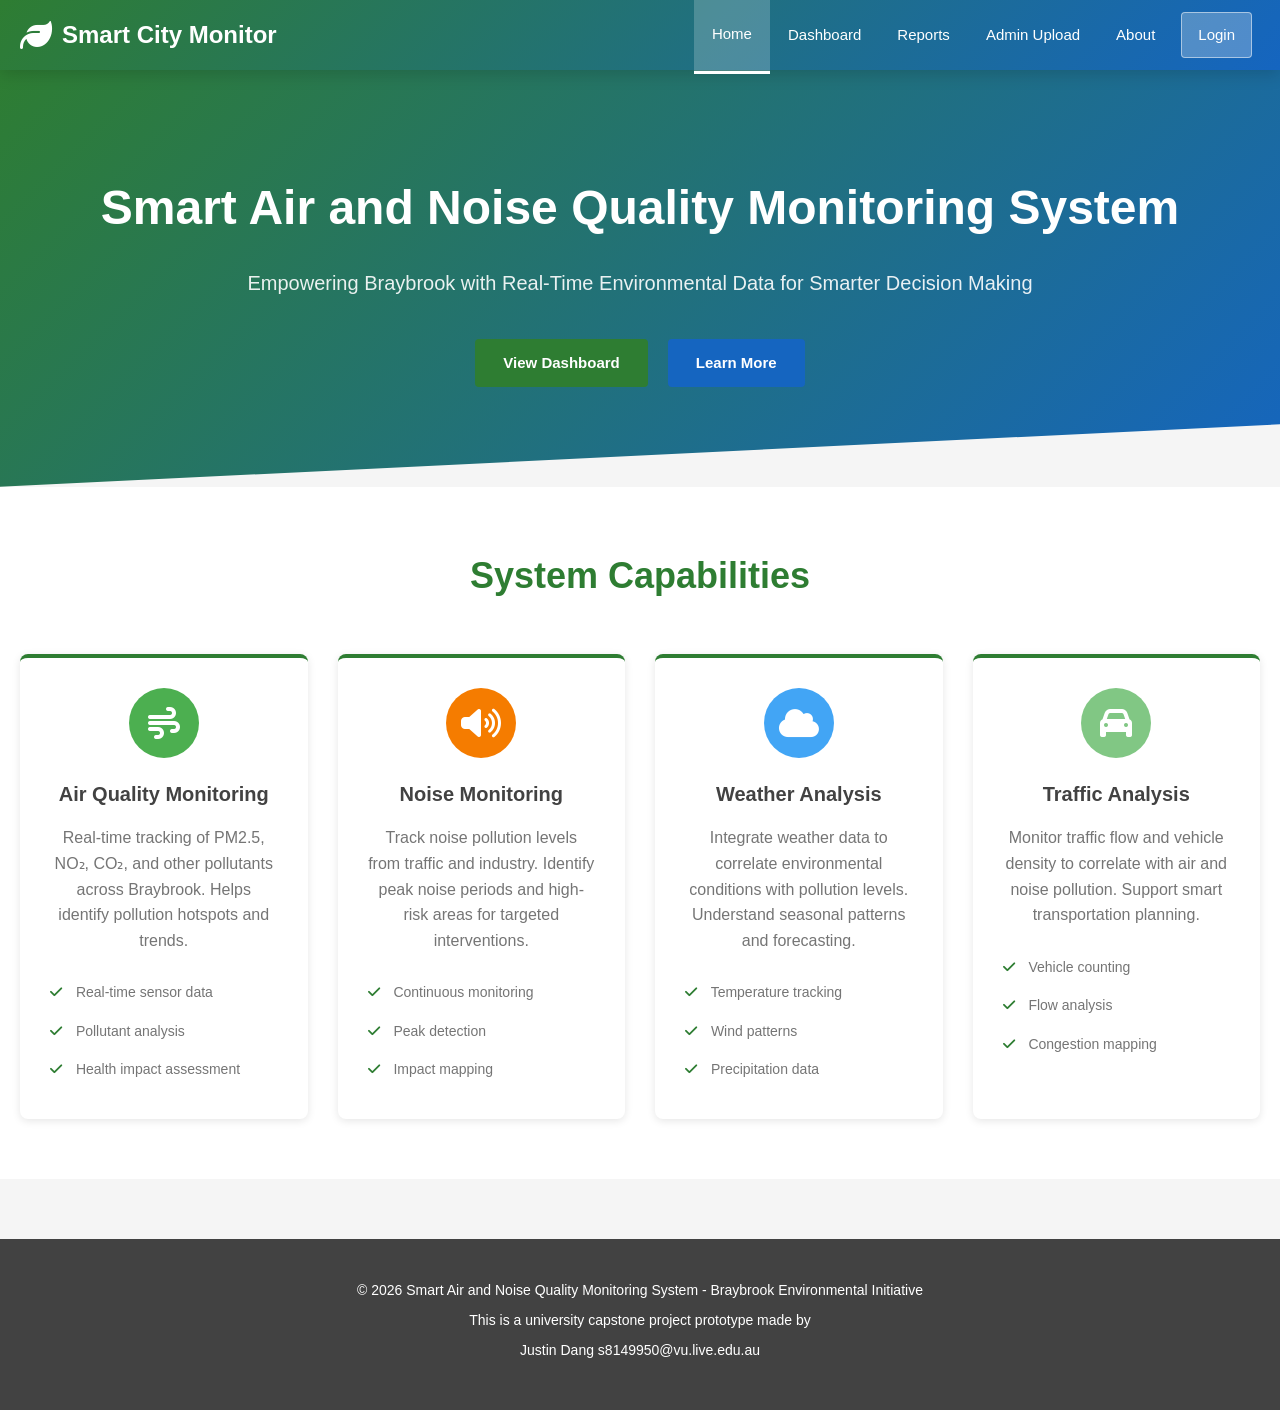
<file: index.html>
<!DOCTYPE html>
<html lang="en">
<head>
    <meta charset="UTF-8">
    <meta name="viewport" content="width=device-width, initial-scale=1.0">
    <title>Smart Air and Noise Quality Monitoring System - Braybrook</title>
    <link rel="stylesheet" href="css/style.css">
    <link rel="stylesheet" href="https://cdnjs.cloudflare.com/ajax/libs/font-awesome/6.4.0/css/all.min.css">
</head>
<body>
    <!-- Navigation Bar -->
    <nav class="navbar">
        <div class="nav-container">
            <div class="nav-logo">
                <i class="fas fa-leaf"></i>
                <span>Smart City Monitor</span>
            </div>
            <ul class="nav-menu">
                <li><a href="index.html" class="nav-link active">Home</a></li>
                <li><a href="dashboard.html" class="nav-link">Dashboard</a></li>
                <li><a href="reports.html" class="nav-link">Reports</a></li>
                <li><a href="admin.html" class="nav-link">Admin Upload</a></li>
                <li><a href="about.html" class="nav-link">About</a></li>
                <li id="loginBtn"><a href="#" class="nav-link btn-login">Login</a></li>
                <li id="logoutBtn" style="display:none;"><a href="#" class="nav-link btn-login">Logout</a></li>
            </ul>
            <div class="hamburger">
                <span></span>
                <span></span>
                <span></span>
            </div>
        </div>
    </nav>

    <!-- Login Modal -->
    <div id="loginModal" class="modal">
        <div class="modal-content">
            <span class="close">&times;</span>
            <div class="login-form-container">
                <h2>Admin Login</h2>
                <form id="loginForm">
                    <div class="form-group">
                        <label for="email">Email:</label>
                        <input type="email" id="email" name="email" required>
                    </div>
                    <div class="form-group">
                        <label for="password">Password:</label>
                        <input type="password" id="password" name="password" required>
                    </div>
                    <div id="loginError" class="error-message" style="display:none;"></div>
                    <button type="submit" class="btn-primary">Login</button>
                </form>
            </div>
        </div>
    </div>

    <!-- Hero Section -->
    <section class="hero">
        <div class="hero-content">
            <h1>Smart Air and Noise Quality Monitoring System</h1>
            <p>Empowering Braybrook with Real-Time Environmental Data for Smarter Decision Making</p>
            <div class="hero-buttons">
                <a href="dashboard.html" class="btn btn-primary">View Dashboard</a>
                <a href="#about-section" class="btn btn-secondary">Learn More</a>
            </div>
        </div>
    </section>

    <!-- Overview Cards Section -->
    <section class="overview-section" id="about-section">
        <div class="container">
            <h2>System Capabilities</h2>
            <div class="cards-grid">
                <!-- Air Quality Card -->
                <div class="overview-card">
                    <div class="card-icon air-quality">
                        <i class="fas fa-wind"></i>
                    </div>
                    <h3>Air Quality Monitoring</h3>
                    <p>Real-time tracking of PM2.5, NO₂, CO₂, and other pollutants across Braybrook. Helps identify pollution hotspots and trends.</p>
                    <ul class="card-features">
                        <li><i class="fas fa-check"></i> Real-time sensor data</li>
                        <li><i class="fas fa-check"></i> Pollutant analysis</li>
                        <li><i class="fas fa-check"></i> Health impact assessment</li>
                    </ul>
                </div>

                <!-- Noise Monitoring Card -->
                <div class="overview-card">
                    <div class="card-icon noise">
                        <i class="fas fa-volume-high"></i>
                    </div>
                    <h3>Noise Monitoring</h3>
                    <p>Track noise pollution levels from traffic and industry. Identify peak noise periods and high-risk areas for targeted interventions.</p>
                    <ul class="card-features">
                        <li><i class="fas fa-check"></i> Continuous monitoring</li>
                        <li><i class="fas fa-check"></i> Peak detection</li>
                        <li><i class="fas fa-check"></i> Impact mapping</li>
                    </ul>
                </div>

                <!-- Weather Analysis Card -->
                <div class="overview-card">
                    <div class="card-icon weather">
                        <i class="fas fa-cloud"></i>
                    </div>
                    <h3>Weather Analysis</h3>
                    <p>Integrate weather data to correlate environmental conditions with pollution levels. Understand seasonal patterns and forecasting.</p>
                    <ul class="card-features">
                        <li><i class="fas fa-check"></i> Temperature tracking</li>
                        <li><i class="fas fa-check"></i> Wind patterns</li>
                        <li><i class="fas fa-check"></i> Precipitation data</li>
                    </ul>
                </div>

                <!-- Traffic Analysis Card -->
                <div class="overview-card">
                    <div class="card-icon traffic">
                        <i class="fas fa-car"></i>
                    </div>
                    <h3>Traffic Analysis</h3>
                    <p>Monitor traffic flow and vehicle density to correlate with air and noise pollution. Support smart transportation planning.</p>
                    <ul class="card-features">
                        <li><i class="fas fa-check"></i> Vehicle counting</li>
                        <li><i class="fas fa-check"></i> Flow analysis</li>
                        <li><i class="fas fa-check"></i> Congestion mapping</li>
                    </ul>
                </div>
            </div>
        </div>
    </section>

    <!-- Footer -->
    <footer class="footer">
        <div class="container">
            <p>&copy; 2026 Smart Air and Noise Quality Monitoring System - Braybrook Environmental Initiative</p>
            <p>This is a university capstone project prototype made by</p>
            <p>Justin Dang s8149950@vu.live.edu.au</p>
        </div>
    </footer>

    <script src="js/main.js"></script>
</body>
</html>
</file>
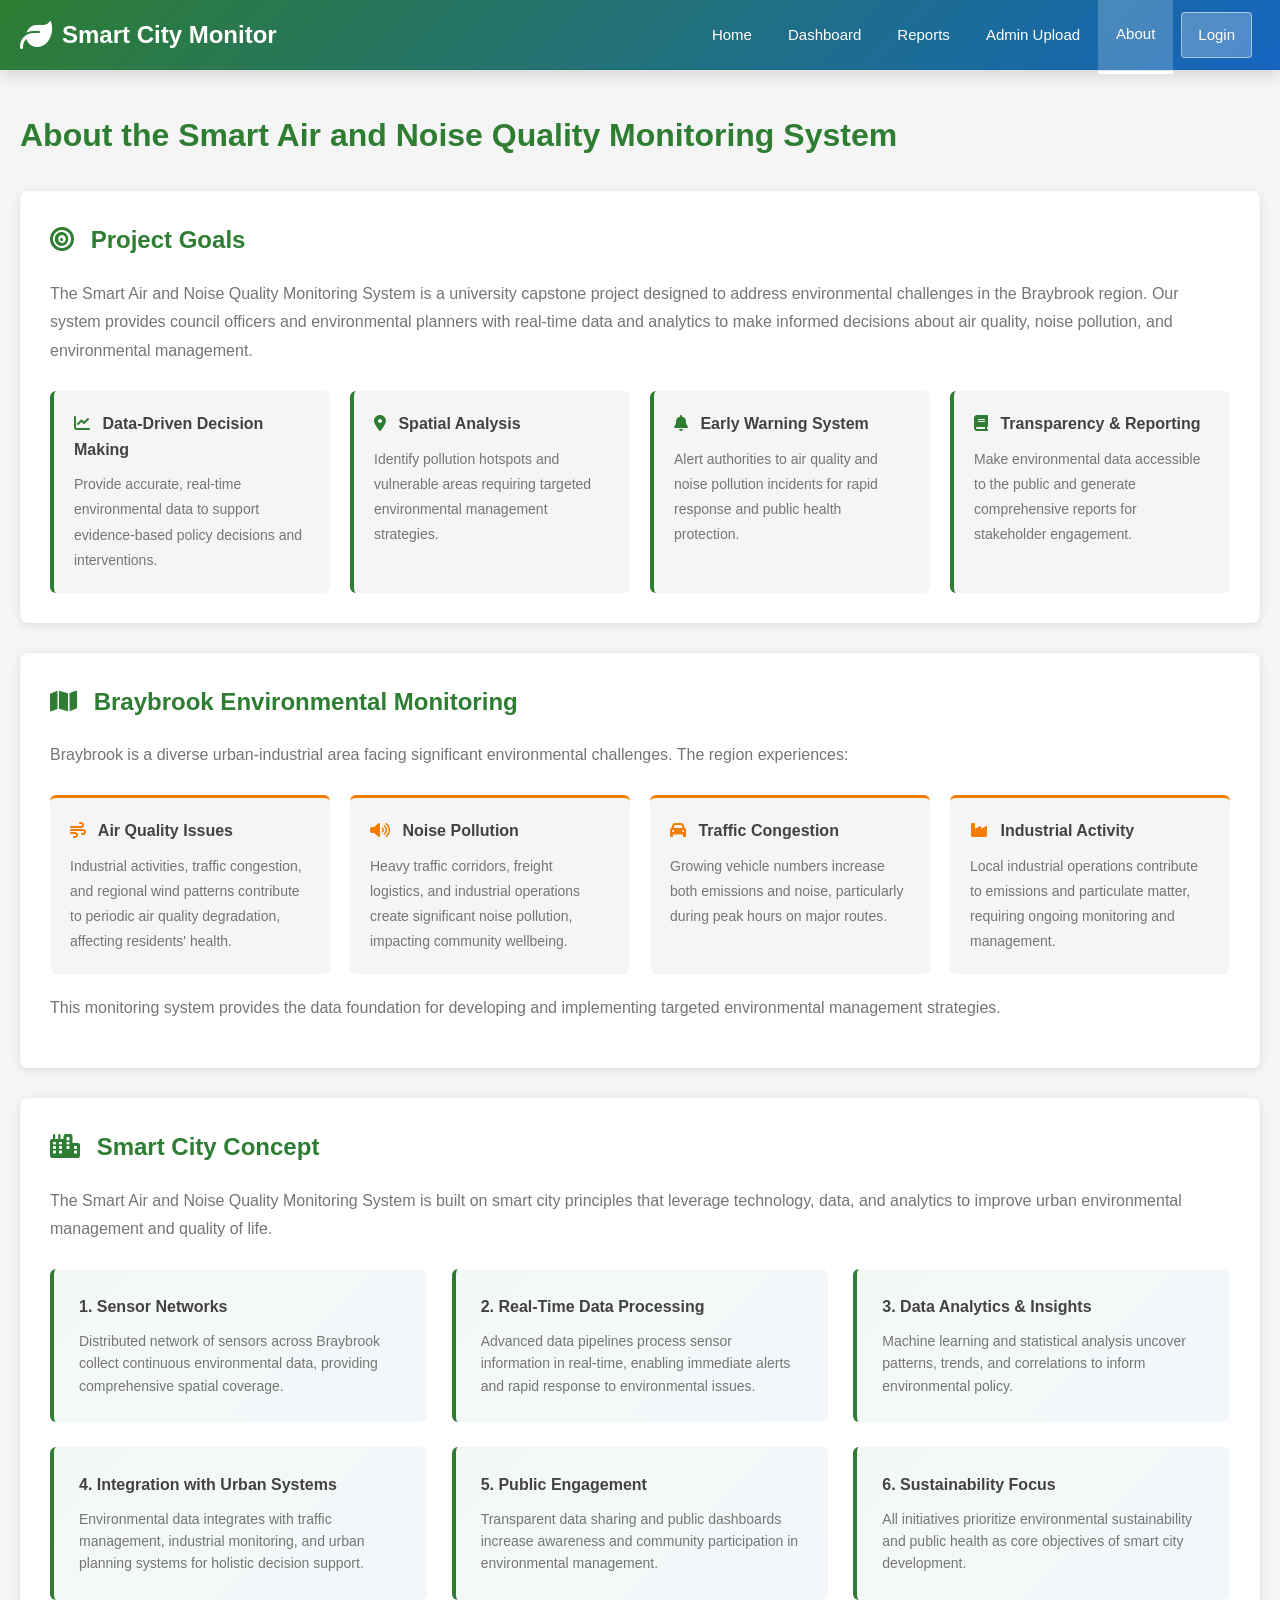
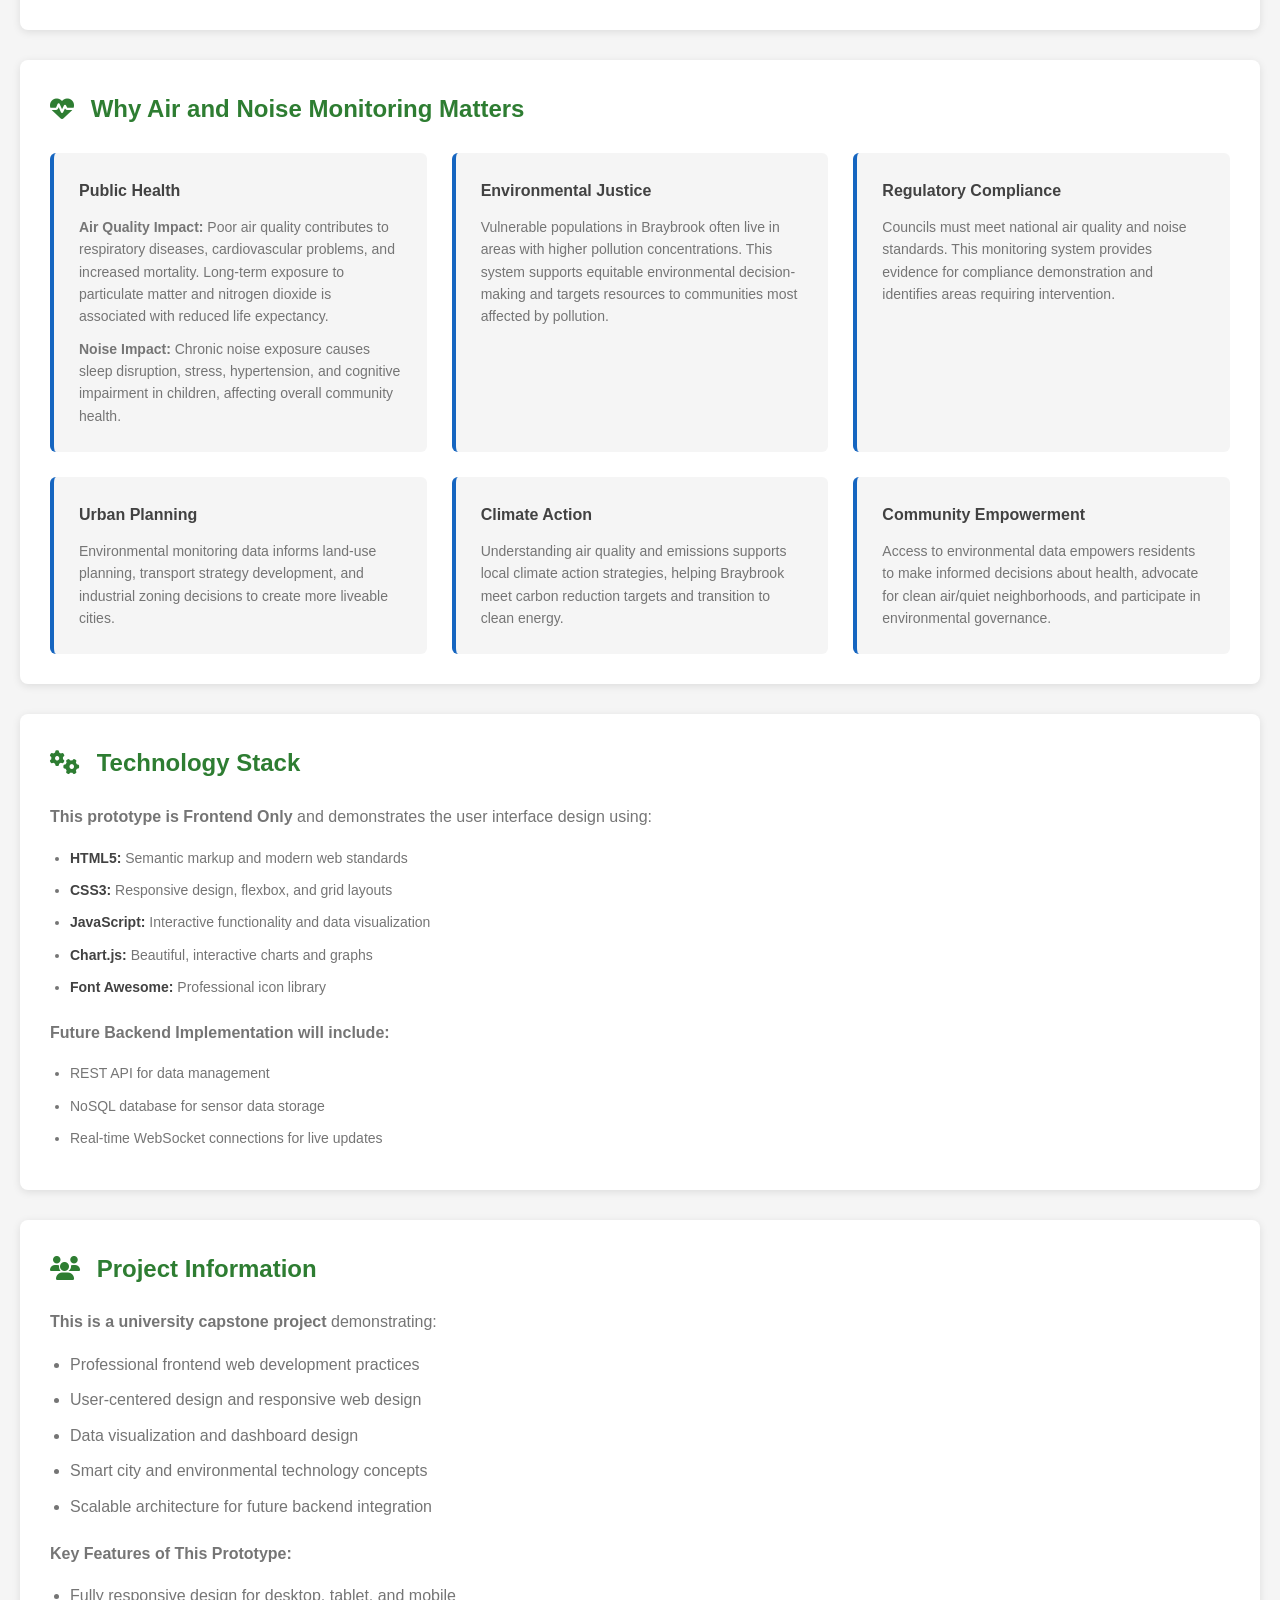
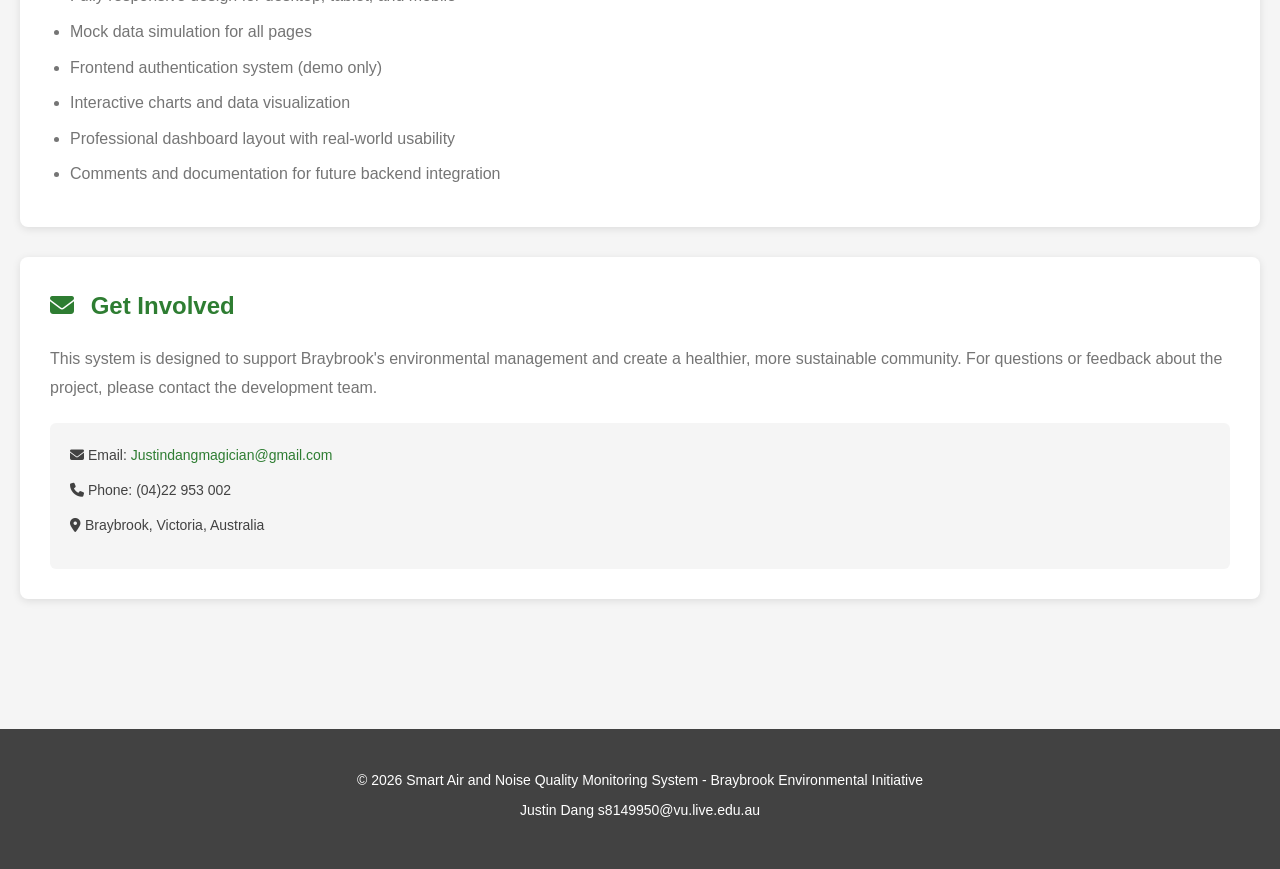
<file: about.html>
<!DOCTYPE html>
<html lang="en">
<head>
    <meta charset="UTF-8">
    <meta name="viewport" content="width=device-width, initial-scale=1.0">
    <title>About - Smart Air and Noise Quality Monitoring System</title>
    <link rel="stylesheet" href="css/style.css">
    <link rel="stylesheet" href="https://cdnjs.cloudflare.com/ajax/libs/font-awesome/6.4.0/css/all.min.css">
</head>
<body>
    <!-- Navigation Bar -->
    <nav class="navbar">
        <div class="nav-container">
            <div class="nav-logo">
                <i class="fas fa-leaf"></i>
                <span>Smart City Monitor</span>
            </div>
            <ul class="nav-menu">
                <li><a href="index.html" class="nav-link">Home</a></li>
                <li><a href="dashboard.html" class="nav-link">Dashboard</a></li>
                <li><a href="reports.html" class="nav-link">Reports</a></li>
                <li><a href="admin.html" class="nav-link">Admin Upload</a></li>
                <li><a href="about.html" class="nav-link active">About</a></li>
                <li id="loginBtn"><a href="#" class="nav-link btn-login">Login</a></li>
                <li id="logoutBtn" style="display:none;"><a href="#" class="nav-link btn-login">Logout</a></li>
            </ul>
            <div class="hamburger">
                <span></span>
                <span></span>
                <span></span>
            </div>
        </div>
    </nav>

    <!-- Login Modal -->
    <div id="loginModal" class="modal">
        <div class="modal-content">
            <span class="close">&times;</span>
            <div class="login-form-container">
                <h2>Admin Login</h2>
                <p class="demo-note">Demo Account: admin@braybrook.gov.au / admin123</p>
                <form id="loginForm">
                    <div class="form-group">
                        <label for="email">Email:</label>
                        <input type="email" id="email" name="email" required>
                    </div>
                    <div class="form-group">
                        <label for="password">Password:</label>
                        <input type="password" id="password" name="password" required>
                    </div>
                    <div id="loginError" class="error-message" style="display:none;"></div>
                    <button type="submit" class="btn-primary">Login</button>
                </form>
            </div>
        </div>
    </div>

    <!-- Main Content -->
    <main class="main-content">
        <div class="container">
            <h1>About the Smart Air and Noise Quality Monitoring System</h1>

            <!-- Project Overview -->
            <section class="about-section">
                <h2><i class="fas fa-bullseye"></i> Project Goals</h2>
                <div class="about-content">
                    <p>The Smart Air and Noise Quality Monitoring System is a university capstone project designed to address environmental challenges in the Braybrook region. Our system provides council officers and environmental planners with real-time data and analytics to make informed decisions about air quality, noise pollution, and environmental management.</p>
                    
                    <div class="goal-cards">
                        <div class="goal-card">
                            <h3><i class="fas fa-chart-line"></i> Data-Driven Decision Making</h3>
                            <p>Provide accurate, real-time environmental data to support evidence-based policy decisions and interventions.</p>
                        </div>
                        <div class="goal-card">
                            <h3><i class="fas fa-map-marker-alt"></i> Spatial Analysis</h3>
                            <p>Identify pollution hotspots and vulnerable areas requiring targeted environmental management strategies.</p>
                        </div>
                        <div class="goal-card">
                            <h3><i class="fas fa-bell"></i> Early Warning System</h3>
                            <p>Alert authorities to air quality and noise pollution incidents for rapid response and public health protection.</p>
                        </div>
                        <div class="goal-card">
                            <h3><i class="fas fa-book"></i> Transparency & Reporting</h3>
                            <p>Make environmental data accessible to the public and generate comprehensive reports for stakeholder engagement.</p>
                        </div>
                    </div>
                </div>
            </section>

            <!-- Braybrook Environmental Monitoring -->
            <section class="about-section">
                <h2><i class="fas fa-map"></i> Braybrook Environmental Monitoring</h2>
                <div class="about-content">
                    <p>Braybrook is a diverse urban-industrial area facing significant environmental challenges. The region experiences:</p>
                    
                    <div class="challenges-grid">
                        <div class="challenge-item">
                            <h4><i class="fas fa-wind"></i> Air Quality Issues</h4>
                            <p>Industrial activities, traffic congestion, and regional wind patterns contribute to periodic air quality degradation, affecting residents' health.</p>
                        </div>
                        <div class="challenge-item">
                            <h4><i class="fas fa-volume-high"></i> Noise Pollution</h4>
                            <p>Heavy traffic corridors, freight logistics, and industrial operations create significant noise pollution, impacting community wellbeing.</p>
                        </div>
                        <div class="challenge-item">
                            <h4><i class="fas fa-car"></i> Traffic Congestion</h4>
                            <p>Growing vehicle numbers increase both emissions and noise, particularly during peak hours on major routes.</p>
                        </div>
                        <div class="challenge-item">
                            <h4><i class="fas fa-industry"></i> Industrial Activity</h4>
                            <p>Local industrial operations contribute to emissions and particulate matter, requiring ongoing monitoring and management.</p>
                        </div>
                    </div>

                    <p style="margin-top: 20px;">This monitoring system provides the data foundation for developing and implementing targeted environmental management strategies.</p>
                </div>
            </section>

            <!-- Smart City Concept -->
            <section class="about-section">
                <h2><i class="fas fa-city"></i> Smart City Concept</h2>
                <div class="about-content">
                    <p>The Smart Air and Noise Quality Monitoring System is built on smart city principles that leverage technology, data, and analytics to improve urban environmental management and quality of life.</p>
                    
                    <div class="smart-city-principles">
                        <div class="principle">
                            <h4>1. Sensor Networks</h4>
                            <p>Distributed network of sensors across Braybrook collect continuous environmental data, providing comprehensive spatial coverage.</p>
                        </div>
                        <div class="principle">
                            <h4>2. Real-Time Data Processing</h4>
                            <p>Advanced data pipelines process sensor information in real-time, enabling immediate alerts and rapid response to environmental issues.</p>
                        </div>
                        <div class="principle">
                            <h4>3. Data Analytics & Insights</h4>
                            <p>Machine learning and statistical analysis uncover patterns, trends, and correlations to inform environmental policy.</p>
                        </div>
                        <div class="principle">
                            <h4>4. Integration with Urban Systems</h4>
                            <p>Environmental data integrates with traffic management, industrial monitoring, and urban planning systems for holistic decision support.</p>
                        </div>
                        <div class="principle">
                            <h4>5. Public Engagement</h4>
                            <p>Transparent data sharing and public dashboards increase awareness and community participation in environmental management.</p>
                        </div>
                        <div class="principle">
                            <h4>6. Sustainability Focus</h4>
                            <p>All initiatives prioritize environmental sustainability and public health as core objectives of smart city development.</p>
                        </div>
                    </div>
                </div>
            </section>

            <!-- Environmental Monitoring Importance -->
            <section class="about-section">
                <h2><i class="fas fa-heartbeat"></i> Why Air and Noise Monitoring Matters</h2>
                <div class="about-content">
                    <div class="importance-cards">
                        <div class="importance-card">
                            <h3>Public Health</h3>
                            <p><strong>Air Quality Impact:</strong> Poor air quality contributes to respiratory diseases, cardiovascular problems, and increased mortality. Long-term exposure to particulate matter and nitrogen dioxide is associated with reduced life expectancy.</p>
                            <p><strong>Noise Impact:</strong> Chronic noise exposure causes sleep disruption, stress, hypertension, and cognitive impairment in children, affecting overall community health.</p>
                        </div>

                        <div class="importance-card">
                            <h3>Environmental Justice</h3>
                            <p>Vulnerable populations in Braybrook often live in areas with higher pollution concentrations. This system supports equitable environmental decision-making and targets resources to communities most affected by pollution.</p>
                        </div>

                        <div class="importance-card">
                            <h3>Regulatory Compliance</h3>
                            <p>Councils must meet national air quality and noise standards. This monitoring system provides evidence for compliance demonstration and identifies areas requiring intervention.</p>
                        </div>

                        <div class="importance-card">
                            <h3>Urban Planning</h3>
                            <p>Environmental monitoring data informs land-use planning, transport strategy development, and industrial zoning decisions to create more liveable cities.</p>
                        </div>

                        <div class="importance-card">
                            <h3>Climate Action</h3>
                            <p>Understanding air quality and emissions supports local climate action strategies, helping Braybrook meet carbon reduction targets and transition to clean energy.</p>
                        </div>

                        <div class="importance-card">
                            <h3>Community Empowerment</h3>
                            <p>Access to environmental data empowers residents to make informed decisions about health, advocate for clean air/quiet neighborhoods, and participate in environmental governance.</p>
                        </div>
                    </div>
                </div>
            </section>

            <!-- Technology Stack -->
            <section class="about-section">
                <h2><i class="fas fa-cogs"></i> Technology Stack</h2>
                <div class="about-content">
                    <p><strong>This prototype is Frontend Only</strong> and demonstrates the user interface design using:</p>
                    <ul class="tech-list">
                        <li><strong>HTML5:</strong> Semantic markup and modern web standards</li>
                        <li><strong>CSS3:</strong> Responsive design, flexbox, and grid layouts</li>
                        <li><strong>JavaScript:</strong> Interactive functionality and data visualization</li>
                        <li><strong>Chart.js:</strong> Beautiful, interactive charts and graphs</li>
                        <li><strong>Font Awesome:</strong> Professional icon library</li>
                    </ul>

                    <p style="margin-top: 20px;"><strong>Future Backend Implementation will include:</strong></p>
                    <ul class="tech-list">
                        <li>REST API for data management</li>
                        <li>NoSQL database for sensor data storage</li>
                        <li>Real-time WebSocket connections for live updates</li>
                    </ul>
                </div>
            </section>

            <!-- Team & Acknowledgments -->
            <section class="about-section">
                <h2><i class="fas fa-users"></i> Project Information</h2>
                <div class="about-content">
                    <p><strong>This is a university capstone project</strong> demonstrating:</p>
                    <ul>
                        <li>Professional frontend web development practices</li>
                        <li>User-centered design and responsive web design</li>
                        <li>Data visualization and dashboard design</li>
                        <li>Smart city and environmental technology concepts</li>
                        <li>Scalable architecture for future backend integration</li>
                    </ul>

                    <p style="margin-top: 20px;"><strong>Key Features of This Prototype:</strong></p>
                    <ul>
                        <li>Fully responsive design for desktop, tablet, and mobile</li>
                        <li>Mock data simulation for all pages</li>
                        <li>Frontend authentication system (demo only)</li>
                        <li>Interactive charts and data visualization</li>
                        <li>Professional dashboard layout with real-world usability</li>
                        <li>Comments and documentation for future backend integration</li>
                    </ul>
                </div>
            </section>

            <!-- Contact Section -->
            <section class="about-section">
                <h2><i class="fas fa-envelope"></i> Get Involved</h2>
                <div class="about-content">
                    <p>This system is designed to support Braybrook's environmental management and create a healthier, more sustainable community. For questions or feedback about the project, please contact the development team.</p>
                    
                    <div class="contact-info">
                        <p><i class="fas fa-envelope"></i> Email: <a href="mailto:justindangmagician@gmail.com">Justindangmagician@gmail.com</a></p>
                        <p><i class="fas fa-phone"></i> Phone: (04)22 953 002</p>
                        <p><i class="fas fa-map-marker-alt"></i> Braybrook, Victoria, Australia</p>
                    </div>
                </div>
            </section>
        </div>
    </main>

    <!-- Footer -->
    <footer class="footer">
        <div class="container">
            <p>&copy; 2026 Smart Air and Noise Quality Monitoring System - Braybrook Environmental Initiative</p>
            <p>Justin Dang s8149950@vu.live.edu.au</p>
        </div>
    </footer>
    
    <script> src="js/main.js"</script>
</body>
</html>
</file>
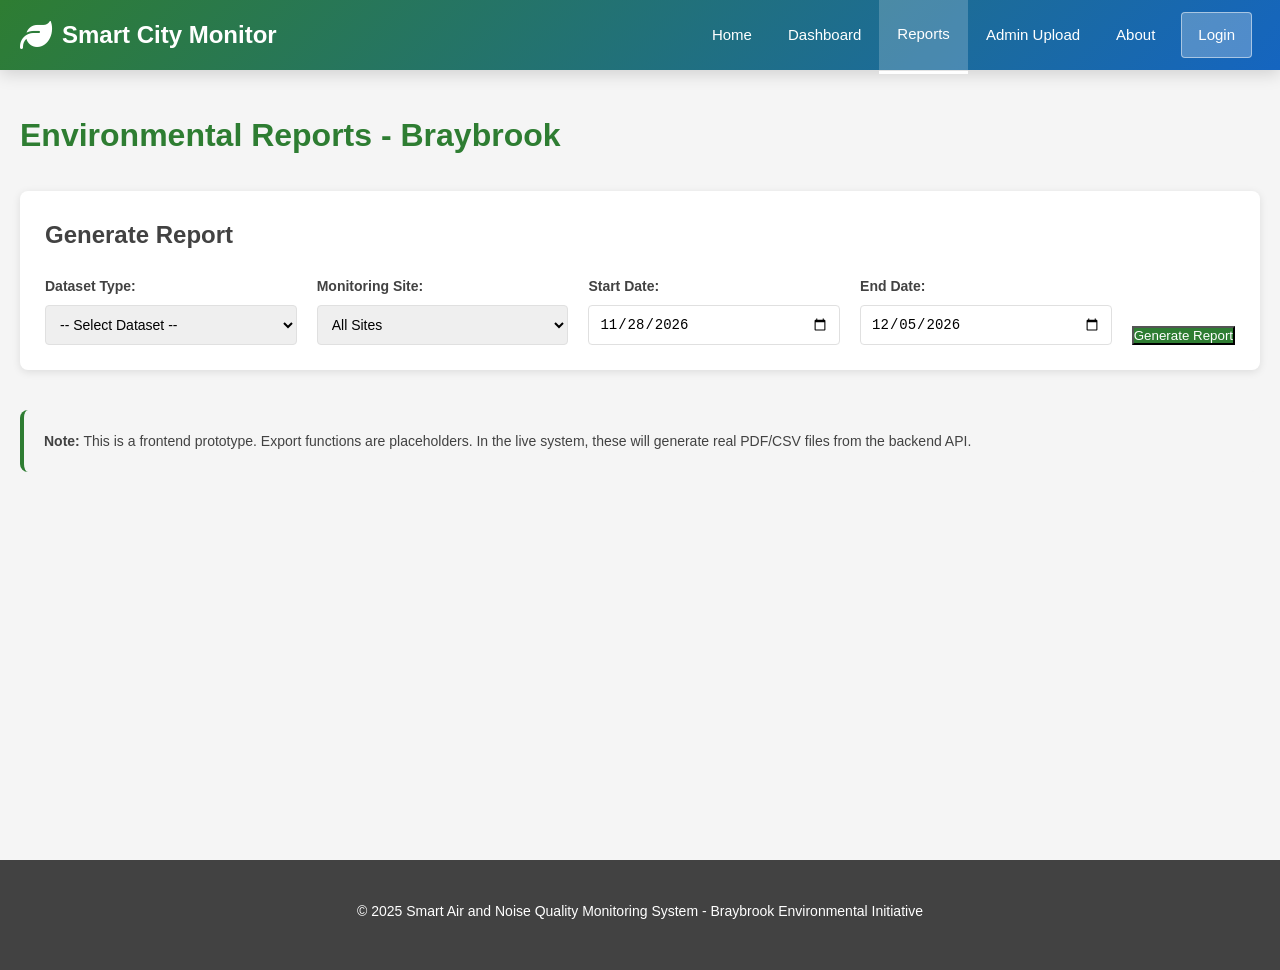
<file: reports (1).html>
<!DOCTYPE html>
<html lang="en">
<head>
    <meta charset="UTF-8">
    <meta name="viewport" content="width=device-width, initial-scale=1.0">
    <title>Reports - Smart Air and Noise Quality Monitoring System</title>
    <link rel="stylesheet" href="css/style.css">
    <link rel="stylesheet" href="https://cdnjs.cloudflare.com/ajax/libs/font-awesome/6.4.0/css/all.min.css">
</head>
<body>
    <!-- Navigation Bar -->
    <nav class="navbar">
        <div class="nav-container">
            <div class="nav-logo">
                <i class="fas fa-leaf"></i>
                <span>Smart City Monitor</span>
            </div>
            <ul class="nav-menu">
                <li><a href="index.html" class="nav-link">Home</a></li>
                <li><a href="dashboard.html" class="nav-link">Dashboard</a></li>
                <li><a href="reports.html" class="nav-link active">Reports</a></li>
                <li><a href="admin.html" class="nav-link">Admin Upload</a></li>
                <li><a href="about.html" class="nav-link">About</a></li>
                <li id="loginBtn"><a href="#" class="nav-link btn-login">Login</a></li>
                <li id="logoutBtn" style="display:none;"><a href="#" class="nav-link btn-login">Logout</a></li>
            </ul>
            <div class="hamburger">
                <span></span>
                <span></span>
                <span></span>
            </div>
        </div>
    </nav>

    <!-- Login Modal -->
    <div id="loginModal" class="modal">
        <div class="modal-content">
            <span class="close">&times;</span>
            <div class="login-form-container">
                <h2>Admin Login</h2>
                <p class="demo-note">Demo Account: admin@braybrook.gov.au / admin123</p>
                <form id="loginForm">
                    <div class="form-group">
                        <label for="email">Email:</label>
                        <input type="email" id="email" name="email" required>
                    </div>
                    <div class="form-group">
                        <label for="password">Password:</label>
                        <input type="password" id="password" name="password" required>
                    </div>
                    <div id="loginError" class="error-message" style="display:none;"></div>
                    <button type="submit" class="btn-primary">Login</button>
                </form>
            </div>
        </div>
    </div>

    <!-- Main Content -->
    <main class="main-content">
        <div class="container">
            <h1>Environmental Reports - Braybrook</h1>

            <!-- Report Generation Section -->
            <div class="report-section">
                <h2>Generate Report</h2>
                <div class="report-controls">
                    <div class="control-group">
                        <label for="reportDatasetType">Dataset Type:</label>
                        <select id="reportDatasetType">
                            <option value="">-- Select Dataset --</option>
                            <option value="air-quality">Air Quality</option>
                            <option value="noise">Noise</option>
                            <option value="weather">Weather</option>
                            <option value="traffic">Traffic</option>
                        </select>
                    </div>
                    <div class="control-group">
                        <label for="reportSite">Monitoring Site:</label>
                        <select id="reportSite">
                            <option value="all">All Sites</option>
                            <option value="north">North Braybrook</option>
                            <option value="central">Central Braybrook</option>
                            <option value="south">South Braybrook</option>
                            <option value="east">East Braybrook</option>
                            <option value="west">West Braybrook</option>
                        </select>
                    </div>
                    <div class="control-group">
                        <label for="reportStartDate">Start Date:</label>
                        <input type="date" id="reportStartDate">
                    </div>
                    <div class="control-group">
                        <label for="reportEndDate">End Date:</label>
                        <input type="date" id="reportEndDate">
                    </div>
                    <button class="btn-primary" id="generateReportBtn">Generate Report</button>
                </div>
            </div>

            <!-- Report Summary Section -->
            <div id="reportSummary" class="report-summary" style="display:none;">
                <h2>Report Summary</h2>

                <!-- High Risk Days -->
                <div class="report-card" id="highRiskCard">
                    <div class="card-header">
                        <h3><i class="fas fa-exclamation-triangle"></i> High-Risk Days</h3>
                    </div>
                    <div class="card-body">
                        <ul id="highRiskDays">
                            <!-- Populated by JavaScript -->
                        </ul>
                    </div>
                </div>

                <!-- Peak Pollution Periods -->
                <div class="report-card" id="pollutionCard">
                    <div class="card-header">
                        <h3><i class="fas fa-wind"></i> Peak Pollution Periods</h3>
                    </div>
                    <div class="card-body">
                        <table class="report-table">
                            <thead>
                                <tr>
                                    <th>Period</th>
                                    <th>Average PM2.5</th>
                                    <th>Average NO₂</th>
                                    <th>Status</th>
                                </tr>
                            </thead>
                            <tbody id="pollutionTable">
                                <!-- Populated by JavaScript -->
                            </tbody>
                        </table>
                    </div>
                </div>

                <!-- Peak Noise Periods -->
                <div class="report-card" id="noiseCard">
                    <div class="card-header">
                        <h3><i class="fas fa-volume-high"></i> Peak Noise Periods</h3>
                    </div>
                    <div class="card-body">
                        <table class="report-table">
                            <thead>
                                <tr>
                                    <th>Period</th>
                                    <th>Average Noise Level</th>
                                    <th>Peak Value</th>
                                    <th>Risk Level</th>
                                </tr>
                            </thead>
                            <tbody id="noiseTable">
                                <!-- Populated by JavaScript -->
                            </tbody>
                        </table>
                    </div>
                </div>

                <!-- Weather / Traffic Context -->
                <div class="report-card" id="contextCard">
                    <div class="card-header">
                        <h3><i class="fas fa-cloud"></i> Weather & Traffic Context</h3>
                    </div>
                    <div class="card-body">
                        <p><strong>Average Temperature:</strong> <span id="avgTemp">N/A</span></p>
                        <p><strong>Dominant Wind Direction:</strong> <span id="windDirection">N/A</span></p>
                        <p><strong>Rainfall:</strong> <span id="rainfall">N/A</span></p>
                        <p><strong>Average Humidity:</strong> <span id="avgHumidity">N/A</span></p>
                        <p><strong>Average Wind Speed:</strong> <span id="avgWindSpeed">N/A</span></p>
                        <p><strong>Average Traffic Density:</strong> <span id="trafficDensity">N/A</span></p>
                        <p><strong>Peak Traffic Hours:</strong> <span id="peakHours">N/A</span></p>
                    </div>
                </div>

                <!-- Export Buttons -->
                <div class="export-buttons">
                    <button class="btn-primary" id="exportPdfBtn">
                        <i class="fas fa-file-pdf"></i> Export as PDF
                    </button>
                    <button class="btn-secondary" id="exportCsvBtn">
                        <i class="fas fa-file-csv"></i> Export as CSV
                    </button>
                </div>
            </div>

            <!-- Help Text -->
            <div class="help-section">
                <p><strong>Note:</strong> This is a frontend prototype. Export functions are placeholders. In the live system, these will generate real PDF/CSV files from the backend API.</p>
            </div>
        </div>
    </main>

    <!-- Footer -->
    <footer class="footer">
        <div class="container">
            <p>&copy; 2025 Smart Air and Noise Quality Monitoring System - Braybrook Environmental Initiative</p>
        </div>
    </footer>

    <script src="js/main.js"></script>
    <script>
        // ============================================
        // REPORTS PAGE — REAL DATA FROM CLOUDFRONT
        // ============================================
        // Fetches cleaned CSVs from CloudFront for all four datasets,
        // filters by date range and site, then computes:
        //   - High-risk days (any metric crosses safety threshold)
        //   - Peak pollution periods (worst hour-of-day windows)
        //   - Peak noise periods (worst hour-of-day windows)
        //   - Weather & traffic context (averages, dominant patterns)
        // ============================================

        const CLOUDFRONT_BASE_URL = 'https://d2kx23ryzydc3y.cloudfront.net';
        const DATASETS = ['air-quality', 'noise', 'weather', 'traffic'];

        // Thresholds for "high risk" days (loosely aligned with AU/WHO guidance)
        const THRESHOLDS = {
            pm25:  75,   // μg/m³ — daily average above this is high risk
            pm10:  100,
            no2:   100,  // ppb
            aqi:   100,
            noise: 80    // dB(A)
        };

        // ============================================
        // SHARED HELPERS (mirrored from dashboard.html)
        // ============================================
        const COLUMN_ALIASES = {
            datetime:    ['datetime','date','timestamp','time','dateaustraliasydney','datetimeutc','datetimelocal'],
            site:        ['site','location','station','sitename','sensor','sensorid'],
            noise:       ['noise','sound','soundlevel','noiselevel','laeq','db','decibel','dba'],
            frequency:   ['frequency','hz','freq'],
            pm25:        ['pm25','pm2_5','pm25ugm3','pm2_5ugm3'],
            pm10:        ['pm10','pm_10','pm10ugm3'],
            aqi:         ['aqi','aqilasthour','aqilast1hr','airqualityindex'],
            no2:         ['no2','no_2','no2lasthour','nitrogendioxide'],
            co2:         ['co2','carbondioxide'],
            temperature: ['temperature','temp','airtemperature','tempc'],
            humidity:    ['humidity','relativehumidity','rh'],
            windspeed:   ['windspeed','wind','wind_speed','windspeedms'],
            winddir:     ['winddirection','wind_dir','winddir','bearing'],
            rainfall:    ['rainfall','rain','precipitation','precip'],
            vehiclecount:['vehiclecount','vehicles','cars','count','trafficcount'],
            averagespeed:['averagespeed','avgspeed','speed','meanspeed']
        };

        const normalizeKey = s => String(s||'').toLowerCase().replace(/[^a-z0-9]/g,'');

        function resolveColumns(headers) {
            const normalized = headers.map(h => ({ raw: h, norm: normalizeKey(h) }));
            const map = {};
            for (const [c, aliases] of Object.entries(COLUMN_ALIASES)) {
                const na = aliases.map(normalizeKey);
                const hit = normalized.find(h => na.includes(h.norm));
                if (hit) map[c] = hit.raw;
            }
            return map;
        }

        function parseDateValue(v) {
            if (v === null || v === undefined || v === '') return null;
            if (typeof v === 'number' || /^-?\d+(\.\d+)?$/.test(String(v).trim())) {
                const n = Number(v);
                if (n > 1e12) return new Date(n);
                if (n > 1e9)  return new Date(n*1000);
            }
            const d = new Date(v);
            return isNaN(d.getTime()) ? null : d;
        }

        function toNum(v) {
            if (v === null || v === undefined || v === '') return NaN;
            const n = parseFloat(v);
            return isFinite(n) ? n : NaN;
        }

        function splitCSVLine(line) {
            const out = []; let cur = ''; let inQ = false;
            for (let i = 0; i < line.length; i++) {
                const ch = line[i];
                if (ch === '"') {
                    if (inQ && line[i+1] === '"') { cur += '"'; i++; }
                    else inQ = !inQ;
                } else if (ch === ',' && !inQ) { out.push(cur); cur = ''; }
                else cur += ch;
            }
            out.push(cur);
            return out;
        }

        function parseCSV(csvText) {
            const text = csvText.replace(/^\uFEFF/, '');
            const lines = text.split(/\r?\n/).filter(l => l.length > 0);
            if (lines.length < 2) return { headers: [], data: [] };
            const headers = splitCSVLine(lines[0]).map(h => h.trim());
            const data = [];
            for (let i = 1; i < lines.length; i++) {
                const values = splitCSVLine(lines[i]);
                if (values.length === 0) continue;
                const row = {};
                headers.forEach((h, idx) => {
                    const raw = (values[idx] !== undefined ? values[idx] : '').trim();
                    if (raw !== '' && /^-?\d+(\.\d+)?(e[-+]?\d+)?$/i.test(raw)) row[h] = parseFloat(raw);
                    else row[h] = raw;
                });
                data.push(row);
            }
            return { headers, data };
        }

        async function fetchDataset(datasetType) {
            const url = `${CLOUDFRONT_BASE_URL}/cleaned-data/${datasetType}/latest.csv`;
            const res = await fetch(url, { cache: 'no-store' });
            if (!res.ok) throw new Error(`${datasetType}: HTTP ${res.status}`);
            const text = await res.text();
            const { headers, data } = parseCSV(text);
            const columnMap = resolveColumns(headers);
            console.log(`[${datasetType}] columns:`, headers, 'resolved:', columnMap, 'rows:', data.length);
            return { datasetType, headers, data, columnMap };
        }

        // ============================================
        // FILTERING
        // ============================================
        function filterRows(rows, columnMap, startDate, endDate, siteFilter) {
            const start = startDate ? new Date(startDate + 'T00:00:00') : null;
            const end   = endDate   ? new Date(endDate   + 'T23:59:59') : null;
            const wantSite = (siteFilter && siteFilter !== 'all') ? normalizeKey(siteFilter) : null;

            return rows.filter(r => {
                if (columnMap.datetime) {
                    const d = parseDateValue(r[columnMap.datetime]);
                    if (!d) return false;
                    if (start && d < start) return false;
                    if (end   && d > end)   return false;
                }
                if (wantSite && columnMap.site) {
                    const s = normalizeKey(r[columnMap.site]);
                    if (!s.includes(wantSite)) return false;
                }
                return true;
            });
        }

        // ============================================
        // ANALYTICS
        // ============================================
        const mean = (xs) => {
            const v = xs.filter(x => isFinite(x));
            return v.length ? v.reduce((a,b)=>a+b,0)/v.length : NaN;
        };
        const max = (xs) => {
            const v = xs.filter(x => isFinite(x));
            return v.length ? Math.max(...v) : NaN;
        };

        // Group rows by YYYY-MM-DD
        function groupByDay(rows, columnMap) {
            const groups = {};
            for (const r of rows) {
                const d = parseDateValue(r[columnMap.datetime]);
                if (!d) continue;
                const key = d.toISOString().slice(0, 10);
                (groups[key] = groups[key] || []).push(r);
            }
            return groups;
        }

        // Group rows by hour-of-day (0..23)
        function groupByHour(rows, columnMap) {
            const groups = {};
            for (const r of rows) {
                const d = parseDateValue(r[columnMap.datetime]);
                if (!d) continue;
                const h = d.getHours();
                (groups[h] = groups[h] || []).push(r);
            }
            return groups;
        }

        function fmtHourRange(h) {
            const pad = n => String(n).padStart(2, '0');
            return `${pad(h)}:00–${pad((h+1)%24)}:00`;
        }

        // High-risk days: any metric crosses a threshold on a daily-average basis
        function findHighRiskDays(airRows, airMap, noiseRows, noiseMap) {
            const days = {};
            const note = (date, reason, value) => {
                (days[date] = days[date] || []).push({ reason, value });
            };

            if (airRows.length && airMap.datetime) {
                const byDay = groupByDay(airRows, airMap);
                for (const [date, rs] of Object.entries(byDay)) {
                    if (airMap.pm25) {
                        const avg = mean(rs.map(r => toNum(r[airMap.pm25])));
                        if (isFinite(avg) && avg > THRESHOLDS.pm25)
                            note(date, `PM2.5 daily avg exceeded ${THRESHOLDS.pm25} μg/m³`, `${avg.toFixed(1)} μg/m³`);
                    }
                    if (airMap.pm10) {
                        const avg = mean(rs.map(r => toNum(r[airMap.pm10])));
                        if (isFinite(avg) && avg > THRESHOLDS.pm10)
                            note(date, `PM10 daily avg exceeded ${THRESHOLDS.pm10} μg/m³`, `${avg.toFixed(1)} μg/m³`);
                    }
                    if (airMap.no2) {
                        const avg = mean(rs.map(r => toNum(r[airMap.no2])));
                        if (isFinite(avg) && avg > THRESHOLDS.no2)
                            note(date, `NO₂ daily avg exceeded ${THRESHOLDS.no2} ppb`, `${avg.toFixed(1)} ppb`);
                    }
                    if (airMap.aqi) {
                        const avg = mean(rs.map(r => toNum(r[airMap.aqi])));
                        if (isFinite(avg) && avg > THRESHOLDS.aqi)
                            note(date, `AQI daily avg exceeded ${THRESHOLDS.aqi}`, avg.toFixed(0));
                    }
                }
            }

            if (noiseRows.length && noiseMap.datetime && noiseMap.noise) {
                const byDay = groupByDay(noiseRows, noiseMap);
                for (const [date, rs] of Object.entries(byDay)) {
                    const peak = max(rs.map(r => toNum(r[noiseMap.noise])));
                    if (isFinite(peak) && peak > THRESHOLDS.noise)
                        note(date, `Noise peak exceeded ${THRESHOLDS.noise} dB(A)`, `${peak.toFixed(1)} dB(A)`);
                }
            }

            // Flatten to a sorted list
            return Object.entries(days)
                .sort(([a],[b]) => a.localeCompare(b))
                .flatMap(([date, items]) => items.map(it => ({ date, ...it })));
        }

        // Top N hour-of-day windows by combined air-quality severity
        function peakPollutionPeriods(rows, columnMap, n = 5) {
            if (!rows.length || !columnMap.datetime) return [];
            const byHour = groupByHour(rows, columnMap);
            const out = [];
            for (const [h, rs] of Object.entries(byHour)) {
                const pm25Avg = columnMap.pm25 ? mean(rs.map(r => toNum(r[columnMap.pm25]))) : NaN;
                const no2Avg  = columnMap.no2  ? mean(rs.map(r => toNum(r[columnMap.no2])))  : NaN;
                // Severity = normalized sum; if both missing, skip
                const sev = (isFinite(pm25Avg) ? pm25Avg / THRESHOLDS.pm25 : 0)
                          + (isFinite(no2Avg)  ? no2Avg  / THRESHOLDS.no2  : 0);
                if (sev <= 0) continue;
                let status;
                const worst = Math.max(
                    isFinite(pm25Avg) ? pm25Avg / THRESHOLDS.pm25 : 0,
                    isFinite(no2Avg)  ? no2Avg  / THRESHOLDS.no2  : 0
                );
                if (worst >= 1)      status = 'High';
                else if (worst >= 0.5) status = 'Moderate';
                else                 status = 'Good';
                out.push({ hour: +h, pm25: pm25Avg, no2: no2Avg, status });
            }
            return out.sort((a,b) => {
                const aSev = (isFinite(a.pm25)?a.pm25/THRESHOLDS.pm25:0)+(isFinite(a.no2)?a.no2/THRESHOLDS.no2:0);
                const bSev = (isFinite(b.pm25)?b.pm25/THRESHOLDS.pm25:0)+(isFinite(b.no2)?b.no2/THRESHOLDS.no2:0);
                return bSev - aSev;
            }).slice(0, n);
        }

        // Top N hour-of-day windows by noise level
        function peakNoisePeriods(rows, columnMap, n = 5) {
            if (!rows.length || !columnMap.datetime || !columnMap.noise) return [];
            const byHour = groupByHour(rows, columnMap);
            const out = [];
            for (const [h, rs] of Object.entries(byHour)) {
                const vals = rs.map(r => toNum(r[columnMap.noise]));
                const avg = mean(vals);
                const peak = max(vals);
                if (!isFinite(avg)) continue;
                let risk;
                if (peak >= 80)      risk = 'High';
                else if (peak >= 70) risk = 'Moderate';
                else                 risk = 'Good';
                out.push({ hour: +h, avg, peak, risk });
            }
            return out.sort((a,b) => b.peak - a.peak).slice(0, n);
        }

        // Compass direction from degrees
        function compassFromDeg(deg) {
            if (!isFinite(deg)) return null;
            const dirs = ['N','NE','E','SE','S','SW','W','NW'];
            const idx = Math.round(((deg % 360) / 45)) % 8;
            return dirs[idx];
        }

        function weatherContext(rows, columnMap) {
            const ctx = { avgTemp: 'N/A', windDir: 'N/A', rainfall: 'N/A', avgHumidity: 'N/A', avgWindSpeed: 'N/A' };
            if (!rows.length) return ctx;
            if (columnMap.temperature) {
                const v = mean(rows.map(r => toNum(r[columnMap.temperature])));
                if (isFinite(v)) ctx.avgTemp = `${v.toFixed(1)} °C`;
            }
            if (columnMap.humidity) {
                const v = mean(rows.map(r => toNum(r[columnMap.humidity])));
                if (isFinite(v)) ctx.avgHumidity = `${v.toFixed(1)} %`;
            }
            if (columnMap.windspeed) {
                const v = mean(rows.map(r => toNum(r[columnMap.windspeed])));
                if (isFinite(v)) ctx.avgWindSpeed = `${v.toFixed(1)} m/s`;
            }
            if (columnMap.winddir) {
                const degs = rows.map(r => toNum(r[columnMap.winddir])).filter(isFinite);
                if (degs.length) {
                    // Circular mean (avg sin/cos components, then atan2)
                    const rad = degs.map(d => d * Math.PI / 180);
                    const sinSum = rad.reduce((a,r)=>a+Math.sin(r),0)/rad.length;
                    const cosSum = rad.reduce((a,r)=>a+Math.cos(r),0)/rad.length;
                    let avgDeg = Math.atan2(sinSum, cosSum) * 180 / Math.PI;
                    if (avgDeg < 0) avgDeg += 360;
                    ctx.windDir = `${compassFromDeg(avgDeg)} (${avgDeg.toFixed(0)}°)`;
                }
            }
            if (columnMap.rainfall) {
                const vals = rows.map(r => toNum(r[columnMap.rainfall])).filter(isFinite);
                if (vals.length) ctx.rainfall = `${vals.reduce((a,b)=>a+b,0).toFixed(1)} mm`;
            }
            return ctx;
        }

        function trafficContext(rows, columnMap) {
            const ctx = { density: 'N/A', peakHours: 'N/A' };
            if (!rows.length || !columnMap.datetime || !columnMap.vehiclecount) return ctx;

            const byHour = groupByHour(rows, columnMap);
            const avgByHour = Object.entries(byHour).map(([h, rs]) => ({
                hour: +h,
                avg: mean(rs.map(r => toNum(r[columnMap.vehiclecount])))
            })).filter(x => isFinite(x.avg));

            if (avgByHour.length === 0) return ctx;

            const overall = mean(avgByHour.map(x => x.avg));
            ctx.density = overall < 50 ? 'Low' : overall < 200 ? 'Moderate' : 'High';

            // Pick top 3 hours by avg vehicle count, formatted as a comma list
            const top = avgByHour.sort((a,b) => b.avg - a.avg).slice(0, 3).sort((a,b)=>a.hour-b.hour);
            ctx.peakHours = top.map(x => fmtHourRange(x.hour)).join(', ');
            return ctx;
        }

        // ============================================
        // RENDERING
        // ============================================
        function renderHighRiskDays(items) {
            const ul = document.getElementById('highRiskDays');
            if (!items.length) {
                ul.innerHTML = '<li style="color:#388e3c;"><i class="fas fa-check-circle"></i> No high-risk days detected in this period.</li>';
                return;
            }
            ul.innerHTML = items.map(it =>
                `<li><strong>${it.date}</strong> — ${it.reason} <em>(${it.value})</em></li>`
            ).join('');
        }

        function renderPollutionTable(periods) {
            const tbody = document.getElementById('pollutionTable');
            if (!periods.length) {
                tbody.innerHTML = '<tr><td colspan="4" style="text-align:center;color:#757575;">No air-quality data in this period.</td></tr>';
                return;
            }
            tbody.innerHTML = periods.map(p => `
                <tr>
                    <td>${fmtHourRange(p.hour)}</td>
                    <td>${isFinite(p.pm25) ? p.pm25.toFixed(1) : 'N/A'}</td>
                    <td>${isFinite(p.no2)  ? p.no2.toFixed(1)  : 'N/A'}</td>
                    <td><span class="status-badge status-${p.status.toLowerCase()}">${p.status}</span></td>
                </tr>
            `).join('');
        }

        function renderNoiseTable(periods) {
            const tbody = document.getElementById('noiseTable');
            if (!periods.length) {
                tbody.innerHTML = '<tr><td colspan="4" style="text-align:center;color:#757575;">No noise data in this period.</td></tr>';
                return;
            }
            tbody.innerHTML = periods.map(p => `
                <tr>
                    <td>${fmtHourRange(p.hour)}</td>
                    <td>${p.avg.toFixed(1)} dB(A)</td>
                    <td>${p.peak.toFixed(1)} dB(A)</td>
                    <td><span class="status-badge status-${p.risk.toLowerCase()}">${p.risk}</span></td>
                </tr>
            `).join('');
        }

        function renderContext(weather, traffic) {
            document.getElementById('avgTemp').textContent        = weather.avgTemp;
            document.getElementById('windDirection').textContent  = weather.windDir;
            document.getElementById('rainfall').textContent       = weather.rainfall;
            document.getElementById('avgHumidity').textContent    = weather.avgHumidity || 'N/A';
            document.getElementById('avgWindSpeed').textContent   = weather.avgWindSpeed || 'N/A';
            document.getElementById('trafficDensity').textContent = traffic.density;
            document.getElementById('peakHours').textContent      = traffic.peakHours;
        }

        // ============================================
        // CSV EXPORT (real, client-side)
        // ============================================
        let lastReportSnapshot = null;  // { datasets: { air: {...}, noise: {...}, ... }, filters: {...} }

        function exportCSV() {
            if (!lastReportSnapshot) { alert('Generate a report first.'); return; }
            const { datasets, filters } = lastReportSnapshot;
            const parts = [];
            parts.push(`# Smart City Monitor — Report Export`);
            parts.push(`# Generated: ${new Date().toISOString()}`);
            parts.push(`# Site: ${filters.site}   Range: ${filters.startDate} → ${filters.endDate}`);
            for (const [name, ds] of Object.entries(datasets)) {
                if (!ds || !ds.rows.length) continue;
                parts.push('');
                parts.push(`# === ${name} (${ds.rows.length} rows) ===`);
                parts.push(ds.headers.join(','));
                for (const r of ds.rows) {
                    parts.push(ds.headers.map(h => {
                        const v = r[h];
                        if (v === undefined || v === null) return '';
                        const s = String(v);
                        return /[",\n]/.test(s) ? `"${s.replace(/"/g,'""')}"` : s;
                    }).join(','));
                }
            }
            const blob = new Blob([parts.join('\n')], { type: 'text/csv;charset=utf-8' });
            const url = URL.createObjectURL(blob);
            const a = document.createElement('a');
            a.href = url;
            a.download = `report_${filters.datasetType || 'data'}_${filters.site}_${filters.startDate}_${filters.endDate}.csv`;
            document.body.appendChild(a); a.click(); document.body.removeChild(a);
            URL.revokeObjectURL(url);
        }

        function exportPDF() {
            alert('PDF Export\n\nReal PDF generation requires a library like jsPDF. The CSV export is fully functional — click "Export as CSV" to download all report data.');
        }

        // ============================================
        // MAIN HANDLER
        // ============================================
        // Card visibility per dataset type
        function showCardsForDataset(datasetType) {
            const cards = {
                highRiskCard:  ['air-quality', 'noise'].includes(datasetType),
                pollutionCard: datasetType === 'air-quality',
                noiseCard:     datasetType === 'noise',
                contextCard:   ['weather', 'traffic'].includes(datasetType)
            };
            for (const [id, show] of Object.entries(cards)) {
                const el = document.getElementById(id);
                if (el) el.style.display = show ? '' : 'none';
            }
        }

        // Show the actual data span in the console (helps debugging date mismatches)
        function logDataSpan(ds) {
            if (!ds.columnMap.datetime || !ds.data.length) {
                console.warn(`[${ds.datasetType}] no datetime column or empty CSV — cannot compute span.`);
                return null;
            }
            const dates = ds.data.map(r => parseDateValue(r[ds.columnMap.datetime])).filter(Boolean);
            if (!dates.length) {
                console.warn(`[${ds.datasetType}] datetime column "${ds.columnMap.datetime}" produced no parseable dates. Sample:`,
                             ds.data[0][ds.columnMap.datetime]);
                return null;
            }
            const min = new Date(Math.min(...dates));
            const max = new Date(Math.max(...dates));
            console.log(`[${ds.datasetType}] data spans ${min.toISOString().slice(0,10)} → ${max.toISOString().slice(0,10)} (${dates.length} dated rows)`);
            return { min, max };
        }

        document.getElementById('generateReportBtn').addEventListener('click', async function () {
            const datasetType = document.getElementById('reportDatasetType').value;
            const site        = document.getElementById('reportSite').value;
            const startDate   = document.getElementById('reportStartDate').value;
            const endDate     = document.getElementById('reportEndDate').value;

            if (!datasetType) { alert('Please select a dataset type.'); return; }
            if (!startDate || !endDate) { alert('Please select both start and end dates.'); return; }

            const btn = this;
            const originalText = btn.textContent;
            btn.disabled = true;
            btn.textContent = 'Generating…';

            console.log('=== GENERATE REPORT ===', { datasetType, site, startDate, endDate });

            try {
                // Fetch ONLY the selected dataset (no more 403s for missing files)
                let ds;
                try {
                    ds = await fetchDataset(datasetType);
                } catch (err) {
                    alert(`Could not load "${datasetType}" data.\n\n${err.message}\n\nThe file may not exist in S3 yet. Check that ${datasetType}/latest.csv has been uploaded.`);
                    return;
                }

                // Diagnostic: where does the data actually live in time?
                const span = logDataSpan(ds);

                // Filter
                const rows = filterRows(ds.data, ds.columnMap, startDate, endDate, site);
                console.log(`[${datasetType}] ${rows.length} of ${ds.data.length} rows after filter`);

                const filtered = { ...ds, rows };

                if (rows.length === 0) {
                    let hint = '';
                    if (span) {
                        hint = `\n\nData actually spans:\n${span.min.toISOString().slice(0,10)} → ${span.max.toISOString().slice(0,10)}\n\nYour selected range:\n${startDate} → ${endDate}\n\nThe ranges don't overlap. Adjust your dates to match the data.`;
                    } else if (site && site !== 'all' && !ds.columnMap.site) {
                        hint = `\n\nThe CSV has no site column, so the "${site}" site filter dropped everything. Try "All Sites".`;
                    } else {
                        hint = '\n\nCheck console logs for column resolution details.';
                    }
                    alert(`No rows matched.${hint}`);
                    return;
                }

                // Set up empty stubs for the dataset types we didn't fetch — keeps
                // existing renderers happy without showing stale data.
                const empty = (t) => ({ datasetType: t, headers: [], data: [], columnMap: {}, rows: [] });
                const air     = datasetType === 'air-quality' ? filtered : empty('air-quality');
                const noise   = datasetType === 'noise'       ? filtered : empty('noise');
                const weather = datasetType === 'weather'     ? filtered : empty('weather');
                const traffic = datasetType === 'traffic'     ? filtered : empty('traffic');

                // Show/hide cards based on what we actually have
                showCardsForDataset(datasetType);

                // Compute and render relevant sections
                if (datasetType === 'air-quality') {
                    renderHighRiskDays(findHighRiskDays(air.rows, air.columnMap, [], {}));
                    renderPollutionTable(peakPollutionPeriods(air.rows, air.columnMap, 5));
                } else if (datasetType === 'noise') {
                    renderHighRiskDays(findHighRiskDays([], {}, noise.rows, noise.columnMap));
                    renderNoiseTable(peakNoisePeriods(noise.rows, noise.columnMap, 5));
                } else if (datasetType === 'weather') {
                    renderContext(weatherContext(weather.rows, weather.columnMap), { density: 'N/A', peakHours: 'N/A' });
                } else if (datasetType === 'traffic') {
                    renderContext({ avgTemp: 'N/A', windDir: 'N/A', rainfall: 'N/A' }, trafficContext(traffic.rows, traffic.columnMap));
                }

                // Stash for CSV export
                lastReportSnapshot = {
                    filters: { datasetType, site, startDate, endDate },
                    datasets: { [datasetType]: filtered }
                };

                document.getElementById('reportSummary').style.display = 'block';
                document.getElementById('reportSummary').scrollIntoView({ behavior: 'smooth' });
            } catch (err) {
                console.error('Report generation failed:', err);
                alert('Report generation failed: ' + (err.message || err));
            } finally {
                btn.disabled = false;
                btn.textContent = originalText;
            }
        });

        document.getElementById('exportPdfBtn').addEventListener('click', exportPDF);
        document.getElementById('exportCsvBtn').addEventListener('click', exportCSV);

        // Set default date range to last 7 days
        const endDate = new Date();
        const startDate = new Date(endDate);
        startDate.setDate(startDate.getDate() - 7);
        document.getElementById('reportStartDate').valueAsDate = startDate;
        document.getElementById('reportEndDate').valueAsDate = endDate;

        console.log('=== REPORTS SCRIPT INITIALIZED ===');
    </script>
</body>
</html>
</file>
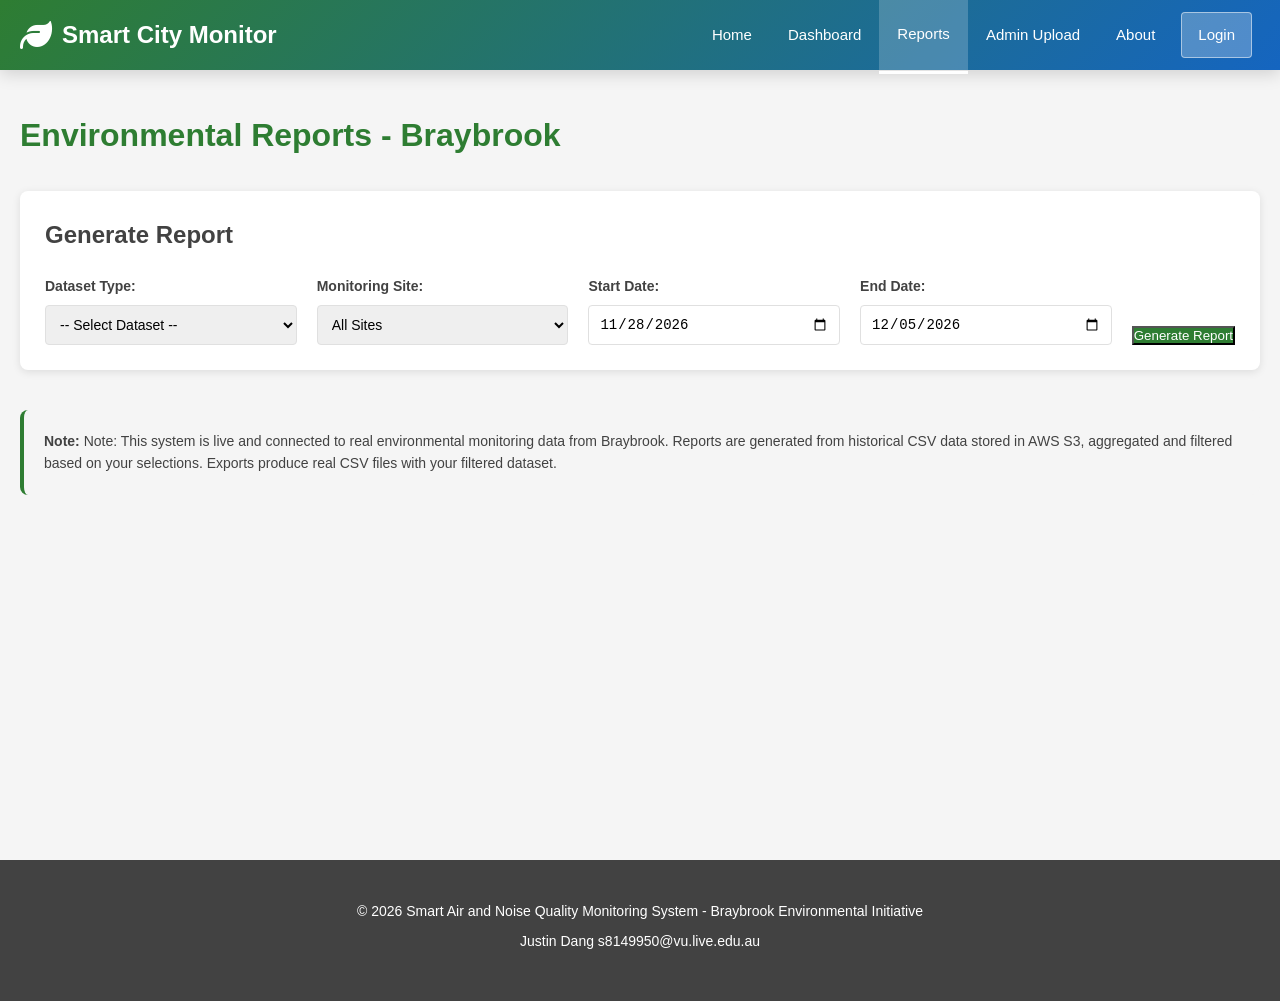
<file: reports.html>
<!DOCTYPE html>
<html lang="en">
<head>
    <meta charset="UTF-8">
    <meta name="viewport" content="width=device-width, initial-scale=1.0">
    <title>Reports - Smart Air and Noise Quality Monitoring System</title>
    <link rel="stylesheet" href="css/style.css">
    <link rel="stylesheet" href="https://cdnjs.cloudflare.com/ajax/libs/font-awesome/6.4.0/css/all.min.css">
    
</head>
<body>
    <!-- Navigation Bar -->
    <nav class="navbar">
        <div class="nav-container">
            <div class="nav-logo">
                <i class="fas fa-leaf"></i>
                <span>Smart City Monitor</span>
            </div>
            <ul class="nav-menu">
                <li><a href="index.html" class="nav-link">Home</a></li>
                <li><a href="dashboard.html" class="nav-link">Dashboard</a></li>
                <li><a href="reports.html" class="nav-link active">Reports</a></li>
                <li><a href="admin.html" class="nav-link">Admin Upload</a></li>
                <li><a href="about.html" class="nav-link">About</a></li>
                <li id="loginBtn"><a href="#" class="nav-link btn-login">Login</a></li>
                <li id="logoutBtn" style="display:none;"><a href="#" class="nav-link btn-login">Logout</a></li>
            </ul>
            <div class="hamburger">
                <span></span>
                <span></span>
                <span></span>
            </div>
        </div>
    </nav>

    <!-- Login Modal -->
    <div id="loginModal" class="modal">
        <div class="modal-content">
            <span class="close">&times;</span>
            <div class="login-form-container">
                <h2>Admin Login</h2>
                <form id="loginForm">
                    <div class="form-group">
                        <label for="email">Email:</label>
                        <input type="email" id="email" name="email" required>
                    </div>
                    <div class="form-group">
                        <label for="password">Password:</label>
                        <input type="password" id="password" name="password" required>
                    </div>
                    <div id="loginError" class="error-message" style="display:none;"></div>
                    <button type="submit" class="btn-primary">Login</button>
                </form>
            </div>
        </div>
    </div>

    <!-- Main Content -->
    <main class="main-content">
        <div class="container">
            <h1>Environmental Reports - Braybrook</h1>

            <!-- Report Generation Section -->
            <div class="report-section">
                <h2>Generate Report</h2>
                <div class="report-controls">
                    <div class="control-group">
                        <label for="reportDatasetType">Dataset Type:</label>
                        <select id="reportDatasetType">
                            <option value="">-- Select Dataset --</option>
                            <option value="air-quality">Air Quality</option>
                            <option value="noise">Noise</option>
                            <option value="weather">Weather</option>
                            <option value="traffic">Traffic</option>
                        </select>
                    </div>
                    <div class="control-group">
                        <label for="reportSite">Monitoring Site:</label>
                        <select id="reportSite">
                            <option value="all">All Sites</option>
                            <option value="north">North Braybrook</option>
                            <option value="central">Central Braybrook</option>
                            <option value="south">South Braybrook</option>
                            <option value="east">East Braybrook</option>
                            <option value="west">West Braybrook</option>
                        </select>
                    </div>
                    <div class="control-group">
                        <label for="reportStartDate">Start Date:</label>
                        <input type="date" id="reportStartDate">
                    </div>
                    <div class="control-group">
                        <label for="reportEndDate">End Date:</label>
                        <input type="date" id="reportEndDate">
                    </div>
                    <button class="btn-primary" id="generateReportBtn">Generate Report</button>
                </div>
            </div>

            <!-- Report Summary Section -->
            <div id="reportSummary" class="report-summary" style="display:none;">
                <h2>Report Summary</h2>

                <!-- Benchmark vs AU/WHO Standards -->
                <div class="report-card" id="benchmarkCard">
                    <div class="card-header">
                        <h3><i class="fas fa-clipboard-check"></i> Benchmark vs AU / WHO Standards</h3>
                    </div>
                    <div class="card-body">
                        <table class="report-table" id="benchmarkTable">
                            <thead>
                                <tr>
                                    <th>Metric</th>
                                    <th>Period Average</th>
                                    <th>Good</th>
                                    <th>Moderate</th>
                                    <th>Poor</th>
                                    <th>Very Poor</th>
                                    <th>Status</th>
                                </tr>
                            </thead>
                            <tbody id="benchmarkTableBody"></tbody>
                        </table>
                        <p id="benchmarkNote" class="benchmark-note"></p>
                    </div>
                </div>

                <!-- High Risk Days -->
                <div class="report-card" id="highRiskCard">
                    <div class="card-header">
                        <h3><i class="fas fa-exclamation-triangle"></i> High-Risk Days</h3>
                    </div>
                    <div class="card-body">
                        <ul id="highRiskDays">
                            <!-- Populated by JavaScript -->
                        </ul>
                    </div>
                </div>

                <!-- Peak Pollution Periods -->
                <div class="report-card" id="pollutionCard">
                    <div class="card-header">
                        <h3><i class="fas fa-wind"></i> Peak Pollution Periods</h3>
                    </div>
                    <div class="card-body">
                        <table class="report-table">
                            <thead>
                                <tr>
                                    <th>Period</th>
                                    <th>Average PM2.5</th>
                                    <th>Average NO₂</th>
                                    <th>Status</th>
                                </tr>
                            </thead>
                            <tbody id="pollutionTable">
                                <!-- Populated by JavaScript -->
                            </tbody>
                        </table>
                    </div>
                </div>

                <!-- Peak Noise Periods -->
                <div class="report-card" id="noiseCard">
                    <div class="card-header">
                        <h3><i class="fas fa-volume-high"></i> Peak Noise Periods</h3>
                    </div>
                    <div class="card-body">
                        <table class="report-table">
                            <thead>
                                <tr>
                                    <th>Period</th>
                                    <th>Average Noise Level</th>
                                    <th>Peak Value</th>
                                    <th>Risk Level</th>
                                </tr>
                            </thead>
                            <tbody id="noiseTable">
                                <!-- Populated by JavaScript -->
                            </tbody>
                        </table>
                    </div>
                </div>

                <!-- Weather / Traffic Context -->
                <div class="report-card" id="contextCard">
                    <div class="card-header">
                        <h3><i class="fas fa-cloud"></i> Weather & Traffic Context</h3>
                    </div>
                    <div class="card-body">
                        <p><strong>Average Temperature:</strong> <span id="avgTemp">N/A</span></p>
                        <p><strong>Dominant Wind Direction:</strong> <span id="windDirection">N/A</span></p>
                        <p><strong>Rainfall:</strong> <span id="rainfall">N/A</span></p>
                        <p><strong>Average Humidity:</strong> <span id="avgHumidity">N/A</span></p>
                        <p><strong>Average Wind Speed:</strong> <span id="avgWindSpeed">N/A</span></p>
                        <p><strong>Average Traffic Density:</strong> <span id="trafficDensity">N/A</span></p>
                        <p><strong>Peak Traffic Hours:</strong> <span id="peakHours">N/A</span></p>
                    </div>
                </div>

                <!-- Export Buttons -->
                <div class="export-buttons">
                    <button class="btn-primary" id="exportPdfBtn">
                        <i class="fas fa-file-pdf"></i> Export as PDF
                    </button>
                    <button class="btn-secondary" id="exportCsvBtn">
                        <i class="fas fa-file-csv"></i> Export as CSV
                    </button>
                </div>
            </div>

            <!-- Help Text -->
            <div class="help-section">
                <p><strong>Note:</strong> Note: This system is live and connected to real environmental monitoring data from Braybrook. 
                Reports are generated from historical CSV data stored in AWS S3, aggregated and filtered based on your selections. 
                Exports produce real CSV files with your filtered dataset.</p>
            </div>
        </div>
    </main>

    <!-- Footer -->
    <footer class="footer">
        <div class="container">
            <p>&copy; 2026 Smart Air and Noise Quality Monitoring System - Braybrook Environmental Initiative</p>
            <p>Justin Dang s8149950@vu.live.edu.au</p>
        </div>
    </footer>

    <script src="js/main.js"></script>
    <script src="js/reports.js"></script>
        
</body>
</html>
</file>
<file: css/style.css>
/* ============================================
   SMART CITY MONITORING SYSTEM - MAIN STYLESHEET
   Environmental Theme: Green, Blue, White, Grey
   ============================================ */

* {
    margin: 0;
    padding: 0;
    box-sizing: border-box;
}

:root {
    --primary-green: #2e7d32;
    --light-green: #4caf50;
    --accent-green: #81c784;
    --primary-blue: #1565c0;
    --light-blue: #42a5f5;
    --accent-blue: #90caf9;
    --dark-grey: #424242;
    --medium-grey: #757575;
    --light-grey: #e0e0e0;
    --very-light-grey: #f5f5f5;
    --white: #ffffff;
    --danger-red: #d32f2f;
    --warning-orange: #f57c00;
    --success-green: #388e3c;
    --shadow: 0 2px 8px rgba(0, 0, 0, 0.1);
    --shadow-lg: 0 4px 16px rgba(0, 0, 0, 0.15);
}

html, body {
    font-family: 'Segoe UI', Tahoma, Geneva, Verdana, sans-serif;
    line-height: 1.6;
    color: var(--dark-grey);
    background-color: var(--very-light-grey);
}

/* ============================================
   NAVBAR & NAVIGATION
   ============================================ */

.navbar {
    background: linear-gradient(135deg, var(--primary-green) 0%, var(--primary-blue) 100%);
    color: var(--white);
    padding: 0;
    box-shadow: var(--shadow-lg);
    position: sticky;
    top: 0;
    z-index: 100;
}

.nav-container {
    max-width: 1400px;
    margin: 0 auto;
    display: flex;
    justify-content: space-between;
    align-items: center;
    padding: 0 20px;
    height: 70px;
}

.nav-logo {
    display: flex;
    align-items: center;
    font-size: 24px;
    font-weight: bold;
    gap: 10px;
}

.nav-logo i {
    font-size: 32px;
}

.nav-menu {
    display: flex;
    list-style: none;
    gap: 0;
    align-items: center;
}

.nav-link {
    color: var(--white);
    padding: 25px 18px;
    display: block;
    text-decoration: none;
    transition: all 0.3s ease;
    font-size: 15px;
    font-weight: 500;
}

.nav-link:hover,
.nav-link.active {
    background-color: rgba(255, 255, 255, 0.2);
    border-bottom: 3px solid var(--white);
}

.nav-link.btn-login {
    background-color: rgba(255, 255, 255, 0.25);
    border-radius: 4px;
    padding: 10px 16px;
    margin: 0 8px;
    border: 1px solid rgba(255, 255, 255, 0.5);
}

.nav-link.btn-login:hover {
    background-color: rgba(255, 255, 255, 0.4);
    border-bottom: none;
}

.hamburger {
    display: none;
    flex-direction: column;
    cursor: pointer;
}

.hamburger span {
    width: 25px;
    height: 3px;
    background-color: var(--white);
    margin: 5px 0;
    transition: 0.3s;
    border-radius: 2px;
}

/* ============================================
   MODAL & LOGIN
   ============================================ */

.modal {
    display: none;
    position: fixed;
    z-index: 1000;
    left: 0;
    top: 0;
    width: 100%;
    height: 100%;
    background-color: rgba(0, 0, 0, 0.6);
    animation: fadeIn 0.3s ease;
}

@keyframes fadeIn {
    from { opacity: 0; }
    to { opacity: 1; }
}

.modal-content {
    background-color: var(--white);
    margin: 10% auto;
    padding: 0;
    width: 90%;
    max-width: 450px;
    border-radius: 8px;
    box-shadow: var(--shadow-lg);
    animation: slideDown 0.3s ease;
}

@keyframes slideDown {
    from {
        transform: translateY(-50px);
        opacity: 0;
    }
    to {
        transform: translateY(0);
        opacity: 1;
    }
}

.close {
    color: #aaa;
    float: right;
    font-size: 28px;
    font-weight: bold;
    padding: 10px 20px;
    cursor: pointer;
    transition: 0.3s;
}

.close:hover {
    color: var(--dark-grey);
}

.login-form-container {
    padding: 40px;
}

.login-form-container h2 {
    color: var(--primary-green);
    margin-bottom: 10px;
    font-size: 28px;
}

.demo-note {
    color: var(--medium-grey);
    font-size: 13px;
    margin-bottom: 25px;
    background-color: #f0f7f4;
    padding: 10px 12px;
    border-left: 3px solid var(--primary-green);
    border-radius: 4px;
}

.form-group {
    margin-bottom: 20px;
}

.form-group label {
    display: block;
    margin-bottom: 8px;
    font-weight: 600;
    color: var(--dark-grey);
}

.form-group input {
    width: 100%;
    padding: 12px;
    border: 1px solid var(--light-grey);
    border-radius: 4px;
    font-size: 14px;
    transition: 0.3s;
}

.form-group input:focus {
    outline: none;
    border-color: var(--primary-green);
    box-shadow: 0 0 0 3px rgba(46, 125, 50, 0.1);
}

.error-message {
    color: var(--danger-red);
    font-size: 14px;
    margin-bottom: 15px;
    padding: 12px;
    background-color: #ffebee;
    border-radius: 4px;
    border-left: 3px solid var(--danger-red);
}

/* ============================================
   BUTTONS
   ============================================ */

.btn {
    display: inline-block;
    padding: 12px 28px;
    text-decoration: none;
    border-radius: 4px;
    font-weight: 600;
    transition: all 0.3s ease;
    cursor: pointer;
    border: none;
    font-size: 15px;
}

.btn-primary {
    background-color: var(--primary-green);
    color: var(--white);
}

.btn-primary:hover {
    background-color: var(--success-green);
    transform: translateY(-2px);
    box-shadow: var(--shadow-lg);
}

.btn-secondary {
    background-color: var(--primary-blue);
    color: var(--white);
}

.btn-secondary:hover {
    background-color: #0d47a1;
    transform: translateY(-2px);
    box-shadow: var(--shadow-lg);
}

/* ============================================
   CONTAINER & LAYOUT
   ============================================ */

.container {
    max-width: 1400px;
    margin: 0 auto;
    padding: 0 20px;
}

.main-content {
    min-height: calc(100vh - 70px - 100px);
    padding: 40px 0;
}

/* ============================================
   HERO SECTION
   ============================================ */

.hero {
    background: linear-gradient(135deg, var(--primary-green) 0%, var(--primary-blue) 100%);
    color: var(--white);
    padding: 100px 20px;
    text-align: center;
    clip-path: polygon(0 0, 100% 0, 100% 85%, 0 100%);
}

.hero-content h1 {
    font-size: 48px;
    margin-bottom: 20px;
    font-weight: 700;
}

.hero-content p {
    font-size: 20px;
    margin-bottom: 40px;
    opacity: 0.9;
}

.hero-buttons {
    display: flex;
    gap: 20px;
    justify-content: center;
    flex-wrap: wrap;
}

/* ============================================
   OVERVIEW SECTION & CARDS
   ============================================ */

.overview-section {
    padding: 60px 0;
    background-color: var(--white);
}

.overview-section h2 {
    text-align: center;
    color: var(--primary-green);
    margin-bottom: 50px;
    font-size: 36px;
    font-weight: 700;
}

.cards-grid {
    display: grid;
    grid-template-columns: repeat(auto-fit, minmax(280px, 1fr));
    gap: 30px;
}

.overview-card {
    background: var(--white);
    border-radius: 8px;
    padding: 30px;
    text-align: center;
    box-shadow: var(--shadow);
    transition: all 0.3s ease;
    border-top: 4px solid var(--primary-green);
}

.overview-card:hover {
    transform: translateY(-8px);
    box-shadow: var(--shadow-lg);
}

.card-icon {
    width: 70px;
    height: 70px;
    margin: 0 auto 20px;
    border-radius: 50%;
    display: flex;
    align-items: center;
    justify-content: center;
    font-size: 32px;
    color: var(--white);
}

.card-icon.air-quality {
    background-color: var(--light-green);
}

.card-icon.noise {
    background-color: var(--warning-orange);
}

.card-icon.weather {
    background-color: var(--light-blue);
}

.card-icon.traffic {
    background-color: var(--accent-green);
}

.overview-card h3 {
    font-size: 20px;
    margin-bottom: 15px;
    color: var(--dark-grey);
}

.overview-card p {
    color: var(--medium-grey);
    margin-bottom: 20px;
    line-height: 1.6;
}

.card-features {
    list-style: none;
    text-align: left;
}

.card-features li {
    padding: 8px 0;
    color: var(--medium-grey);
    font-size: 14px;
}

.card-features i {
    color: var(--primary-green);
    margin-right: 10px;
}

/* ============================================
   DASHBOARD SECTION
   ============================================ */

.main-content h1 {
    color: var(--primary-green);
    margin-bottom: 30px;
    font-size: 32px;
    font-weight: 700;
}

.filter-section {
    display: flex;
    gap: 20px;
    margin-bottom: 30px;
    flex-wrap: wrap;
    background-color: var(--white);
    padding: 20px;
    border-radius: 8px;
    box-shadow: var(--shadow);
    align-items: flex-end;
}

.filter-group {
    flex: 1;
    min-width: 180px;
}

.filter-group label {
    display: block;
    margin-bottom: 8px;
    font-weight: 600;
    color: var(--dark-grey);
    font-size: 14px;
}

.filter-group select,
.filter-group input {
    width: 100%;
    padding: 10px;
    border: 1px solid var(--light-grey);
    border-radius: 4px;
    font-size: 14px;
}

.filter-group select:focus,
.filter-group input:focus {
    outline: none;
    border-color: var(--primary-green);
    box-shadow: 0 0 0 3px rgba(46, 125, 50, 0.1);
}

/* ============================================
   NOTIFICATIONS SECTION
   ============================================ */

.notifications-section {
    margin-bottom: 30px;
}

.notification {
    padding: 16px;
    border-radius: 4px;
    margin-bottom: 12px;
    display: flex;
    gap: 12px;
    align-items: flex-start;
}

.notification-icon {
    font-size: 20px;
    flex-shrink: 0;
}

.notification.warning {
    background-color: #fff3e0;
    border-left: 4px solid var(--warning-orange);
    color: var(--dark-grey);
}

.notification.warning .notification-icon {
    color: var(--warning-orange);
}

.notification.error {
    background-color: #ffebee;
    border-left: 4px solid var(--danger-red);
    color: var(--dark-grey);
}

.notification.error .notification-icon {
    color: var(--danger-red);
}

.notification-title {
    font-weight: 600;
    margin-bottom: 4px;
}

/* ============================================
   STATISTICS CARDS
   ============================================ */

.stats-grid {
    display: grid;
    grid-template-columns: repeat(auto-fit, minmax(250px, 1fr));
    gap: 20px;
    margin-bottom: 40px;
}

.stat-card {
    background: var(--white);
    border-radius: 8px;
    padding: 25px;
    box-shadow: var(--shadow);
    transition: all 0.3s ease;
    border-left: 5px solid var(--primary-green);
}

.stat-card:hover {
    transform: translateY(-4px);
    box-shadow: var(--shadow-lg);
}

.stat-card.noise {
    border-left-color: var(--warning-orange);
}

.stat-header {
    display: flex;
    justify-content: space-between;
    align-items: center;
    margin-bottom: 15px;
}

.stat-header h3 {
    font-size: 14px;
    color: var(--medium-grey);
    font-weight: 600;
}

.stat-header i {
    font-size: 24px;
    color: var(--primary-green);
}

.stat-card.noise .stat-header i {
    color: var(--warning-orange);
}

.stat-value {
    font-size: 36px;
    font-weight: 700;
    color: var(--primary-green);
    margin-bottom: 5px;
}

.stat-unit {
    font-size: 13px;
    color: var(--medium-grey);
    margin-bottom: 10px;
}

.stat-status {
    display: inline-block;
    padding: 4px 12px;
    border-radius: 20px;
    font-size: 12px;
    font-weight: 600;
    margin-bottom: 10px;
}

.stat-status {
    background-color: #fff3e0;
    color: #e65100;
}

.stat-trend {
    font-size: 13px;
    color: var(--medium-grey);
}

.stat-trend i {
    color: #f44336;
    margin-right: 4px;
}

/* ============================================
   CHARTS SECTION
   ============================================ */

.charts-container {
    margin-bottom: 40px;
}

.chart-wrapper {
    background: var(--white);
    border-radius: 8px;
    padding: 25px;
    box-shadow: var(--shadow);
    margin-bottom: 25px;
}

.chart-wrapper h2 {
    color: var(--dark-grey);
    margin-bottom: 20px;
    font-size: 18px;
    font-weight: 600;
}

.chart-wrapper.full-width {
    grid-column: 1 / -1;
}

.chart-wrapper canvas {
    max-height: 350px;
}

/* ============================================
   DATA TABLES
   ============================================ */

.table-section {
    background-color: var(--white);
    border-radius: 8px;
    padding: 25px;
    box-shadow: var(--shadow);
    margin-bottom: 40px;
}

.table-section h2 {
    color: var(--dark-grey);
    margin-bottom: 20px;
    font-size: 18px;
    font-weight: 600;
}

.table-wrapper {
    overflow-x: auto;
}

.data-table {
    width: 100%;
    border-collapse: collapse;
    font-size: 14px;
}

.data-table thead {
    background-color: var(--very-light-grey);
    border-bottom: 2px solid var(--light-grey);
}

.data-table th {
    padding: 15px;
    text-align: left;
    font-weight: 600;
    color: var(--dark-grey);
}

.data-table td {
    padding: 15px;
    border-bottom: 1px solid var(--light-grey);
}

.data-table tbody tr:hover {
    background-color: var(--very-light-grey);
}

.status-badge {
    display: inline-block;
    padding: 6px 12px;
    border-radius: 20px;
    font-size: 12px;
    font-weight: 600;
}

.status-badge.status-good {
    background-color: #e8f5e9;
    color: #2e7d32;
}

.status-badge.status-moderate {
    background-color: #fff3e0;
    color: #e65100;
}

.status-badge.status-high {
    background-color: #ffebee;
    color: #c62828;
}

.status-badge.status-uploaded {
    background-color: #e8f5e9;
    color: #2e7d32;
}

/* ============================================
   REPORT SECTION
   ============================================ */

.report-section {
    background-color: var(--white);
    border-radius: 8px;
    padding: 25px;
    box-shadow: var(--shadow);
    margin-bottom: 40px;
}

.report-section h2 {
    color: var(--dark-grey);
    margin-bottom: 20px;
}

.report-controls {
    display: flex;
    gap: 20px;
    flex-wrap: wrap;
    align-items: flex-end;
}

.control-group {
    flex: 1;
    min-width: 150px;
}

.control-group label {
    display: block;
    margin-bottom: 8px;
    font-weight: 600;
    color: var(--dark-grey);
    font-size: 14px;
}

.control-group select,
.control-group input {
    width: 100%;
    padding: 10px;
    border: 1px solid var(--light-grey);
    border-radius: 4px;
    font-size: 14px;
}

.report-summary {
    margin-top: 40px;
}

.report-summary h2 {
    color: var(--primary-green);
    margin-bottom: 30px;
    font-size: 24px;
}

.report-card {
    background-color: var(--white);
    border-radius: 8px;
    box-shadow: var(--shadow);
    margin-bottom: 25px;
    overflow: hidden;
}

.card-header {
    background-color: var(--very-light-grey);
    padding: 20px;
    border-left: 4px solid var(--primary-green);
}

.card-header h3 {
    color: var(--dark-grey);
    font-size: 16px;
    margin: 0;
}

.card-header i {
    margin-right: 10px;
    color: var(--primary-green);
}

.card-body {
    padding: 20px;
}

.card-body ul {
    list-style: none;
}

.card-body li {
    padding: 10px 0;
    border-bottom: 1px solid var(--light-grey);
    color: var(--medium-grey);
}

.card-body li:last-child {
    border-bottom: none;
}

.report-table {
    width: 100%;
    border-collapse: collapse;
}

.report-table thead {
    background-color: var(--very-light-grey);
}

.report-table th,
.report-table td {
    padding: 12px;
    text-align: left;
    border-bottom: 1px solid var(--light-grey);
    font-size: 14px;
}

.report-table th {
    font-weight: 600;
    color: var(--dark-grey);
}

.export-buttons {
    display: flex;
    gap: 15px;
    margin-top: 30px;
    flex-wrap: wrap;
}

.export-buttons .btn {
    display: flex;
    align-items: center;
    gap: 8px;
}

/* ============================================
   ADMIN UPLOAD SECTION
   ============================================ */

.admin-section {
    background-color: var(--white);
    border-radius: 8px;
    padding: 25px;
    box-shadow: var(--shadow);
    margin-bottom: 40px;
}

.admin-section h2 {
    color: var(--dark-grey);
    margin-bottom: 20px;
}

.upload-card {
    border: 2px dashed var(--light-grey);
    border-radius: 8px;
    padding: 20px;
    background-color: var(--very-light-grey);
}

.upload-form {
    display: flex;
    flex-direction: column;
    gap: 20px;
}

.file-input-wrapper {
    position: relative;
    margin-bottom: 10px;
}

.file-input-wrapper input {
    display: none;
}

.file-label {
    display: flex;
    align-items: center;
    justify-content: center;
    flex-direction: column;
    gap: 10px;
    padding: 40px;
    border: 2px dashed var(--light-grey);
    border-radius: 8px;
    background-color: var(--white);
    cursor: pointer;
    transition: all 0.3s ease;
    text-align: center;
    color: var(--medium-grey);
}

.file-label:hover {
    border-color: var(--primary-green);
    background-color: #f0f7f4;
}

.file-label i {
    font-size: 32px;
    color: var(--primary-green);
}

.file-label span {
    font-weight: 500;
}

.file-hint {
    font-size: 12px;
    color: var(--medium-grey);
}

.form-actions {
    display: flex;
    gap: 15px;
    flex-wrap: wrap;
}

.form-actions .btn {
    display: flex;
    align-items: center;
    gap: 8px;
}

.validation-section {
    background-color: var(--white);
    border-radius: 8px;
    padding: 25px;
    box-shadow: var(--shadow);
    margin-bottom: 40px;
}

.validation-card {
    border-radius: 8px;
    padding: 20px;
}

.validation-card.success {
    background-color: #e8f5e9;
    border-left: 4px solid var(--success-green);
    color: var(--dark-grey);
}

.validation-card.warning {
    background-color: #fff3e0;
    border-left: 4px solid var(--warning-orange);
    color: var(--dark-grey);
}

.validation-summary {
    margin-bottom: 15px;
}

.validation-summary p {
    margin: 8px 0;
    font-size: 14px;
}

.validation-issues {
    margin-top: 15px;
    padding-top: 15px;
    border-top: 1px solid rgba(0, 0, 0, 0.1);
}

.validation-issues h4 {
    margin-bottom: 10px;
    font-size: 14px;
    font-weight: 600;
}

.validation-issues ul {
    list-style: none;
    padding-left: 0;
}

.validation-issues li {
    padding: 6px 0;
    padding-left: 20px;
    position: relative;
    font-size: 13px;
}

.validation-issues li:before {
    content: "⚠";
    position: absolute;
    left: 0;
}

.results-section {
    background-color: var(--white);
    border-radius: 8px;
    padding: 25px;
    box-shadow: var(--shadow);
    margin-bottom: 40px;
}

.results-section h2 {
    color: var(--dark-grey);
    margin-bottom: 20px;
}

/* ============================================
   INSTRUCTIONS SECTION
   ============================================ */

.instructions-section {
    margin-bottom: 40px;
}

.instructions-section h2 {
    color: var(--primary-green);
    margin-bottom: 30px;
    font-size: 24px;
}

.instruction-card {
    background-color: var(--white);
    border-radius: 8px;
    padding: 25px;
    box-shadow: var(--shadow);
    margin-bottom: 20px;
}

.instruction-card h3 {
    color: var(--dark-grey);
    margin-bottom: 15px;
    font-size: 16px;
}

.instruction-card ul {
    list-style: none;
    padding: 0;
}

.instruction-card li {
    padding: 8px 0 8px 25px;
    position: relative;
    color: var(--medium-grey);
    font-size: 14px;
}

.instruction-card li:before {
    content: "→";
    position: absolute;
    left: 5px;
    color: var(--primary-green);
    font-weight: bold;
}

.instruction-card code {
    background-color: var(--very-light-grey);
    padding: 2px 6px;
    border-radius: 3px;
    font-family: 'Courier New', monospace;
    font-size: 13px;
    color: var(--dark-grey);
}

/* ============================================
   API NOTES
   ============================================ */

.api-notes {
    background-color: #e3f2fd;
    border-left: 4px solid var(--primary-blue);
    border-radius: 8px;
    padding: 20px;
    margin-bottom: 40px;
}

.api-notes h3 {
    color: var(--primary-blue);
    margin-bottom: 10px;
    font-size: 16px;
}

.api-notes p {
    color: var(--dark-grey);
    margin-bottom: 10px;
    font-size: 14px;
}

.api-notes ul {
    list-style: none;
    padding: 0;
}

.api-notes li {
    padding: 6px 0 6px 25px;
    position: relative;
    color: var(--dark-grey);
    font-size: 14px;
}

.api-notes li:before {
    content: "▸";
    position: absolute;
    left: 0;
    color: var(--primary-blue);
    font-weight: bold;
}

.api-notes code {
    background-color: rgba(21, 101, 192, 0.1);
    padding: 2px 6px;
    border-radius: 3px;
    font-family: 'Courier New', monospace;
    font-size: 13px;
    color: var(--primary-blue);
}

.help-section {
    background-color: var(--very-light-grey);
    border-radius: 8px;
    padding: 20px;
    margin-bottom: 40px;
    border-left: 4px solid var(--primary-green);
}

.help-section p {
    color: var(--dark-grey);
    font-size: 14px;
}

/* ============================================
   ABOUT PAGE SECTIONS
   ============================================ */

.about-section {
    background-color: var(--white);
    border-radius: 8px;
    padding: 30px;
    box-shadow: var(--shadow);
    margin-bottom: 30px;
}

.about-section h2 {
    color: var(--primary-green);
    margin-bottom: 20px;
    font-size: 24px;
}

.about-section h2 i {
    margin-right: 10px;
}

.about-content p {
    color: var(--medium-grey);
    margin-bottom: 15px;
    line-height: 1.8;
}

.about-content ul {
    margin-left: 20px;
    color: var(--medium-grey);
}

.about-content ul li {
    margin-bottom: 10px;
    line-height: 1.6;
}

.goal-cards {
    display: grid;
    grid-template-columns: repeat(auto-fit, minmax(250px, 1fr));
    gap: 20px;
    margin-top: 25px;
}

.goal-card {
    background-color: var(--very-light-grey);
    padding: 20px;
    border-radius: 6px;
    border-left: 4px solid var(--primary-green);
}

.goal-card h3 {
    color: var(--dark-grey);
    margin-bottom: 10px;
    font-size: 16px;
}

.goal-card h3 i {
    color: var(--primary-green);
    margin-right: 8px;
}

.goal-card p {
    color: var(--medium-grey);
    font-size: 14px;
    margin: 0;
}

.challenges-grid {
    display: grid;
    grid-template-columns: repeat(auto-fit, minmax(220px, 1fr));
    gap: 20px;
    margin-top: 25px;
}

.challenge-item {
    background-color: var(--very-light-grey);
    padding: 20px;
    border-radius: 6px;
    border-top: 3px solid var(--warning-orange);
}

.challenge-item h4 {
    color: var(--dark-grey);
    margin-bottom: 10px;
    font-size: 16px;
}

.challenge-item h4 i {
    color: var(--warning-orange);
    margin-right: 8px;
}

.challenge-item p {
    color: var(--medium-grey);
    font-size: 14px;
    margin: 0;
}

.smart-city-principles {
    display: grid;
    grid-template-columns: repeat(auto-fit, minmax(280px, 1fr));
    gap: 25px;
    margin-top: 25px;
}

.principle {
    background: linear-gradient(135deg, rgba(46, 125, 50, 0.05), rgba(21, 101, 192, 0.05));
    padding: 25px;
    border-radius: 6px;
    border-left: 4px solid var(--primary-green);
}

.principle h4 {
    color: var(--dark-grey);
    margin-bottom: 10px;
    font-size: 16px;
    font-weight: 600;
}

.principle p {
    color: var(--medium-grey);
    font-size: 14px;
    margin: 0;
    line-height: 1.6;
}

.importance-cards {
    display: grid;
    grid-template-columns: repeat(auto-fit, minmax(300px, 1fr));
    gap: 25px;
    margin-top: 25px;
}

.importance-card {
    background-color: var(--very-light-grey);
    padding: 25px;
    border-radius: 6px;
    border-left: 4px solid var(--primary-blue);
}

.importance-card h3 {
    color: var(--dark-grey);
    margin-bottom: 12px;
    font-size: 16px;
}

.importance-card p {
    color: var(--medium-grey);
    font-size: 14px;
    margin-bottom: 10px;
    line-height: 1.6;
}

.importance-card p:last-child {
    margin-bottom: 0;
}

.tech-list {
    margin-left: 20px;
    color: var(--medium-grey);
}

.tech-list li {
    margin-bottom: 10px;
    line-height: 1.6;
    font-size: 14px;
}

.tech-list strong {
    color: var(--dark-grey);
}

.contact-info {
    background-color: var(--very-light-grey);
    padding: 20px;
    border-radius: 6px;
    margin-top: 20px;
}

.contact-info p {
    margin-bottom: 10px;
    color: var(--dark-grey);
    font-size: 14px;
}

.contact-info a {
    color: var(--primary-green);
    text-decoration: none;
}

.contact-info a:hover {
    text-decoration: underline;
}

/* ============================================
   FOOTER
   ============================================ */

.footer {
    background-color: var(--dark-grey);
    color: var(--white);
    text-align: center;
    padding: 40px 20px;
    margin-top: 60px;
    font-size: 14px;
}

.footer p {
    margin-bottom: 8px;
}

/* ============================================
   RESPONSIVE DESIGN
   ============================================ */

@media (max-width: 768px) {
    .hamburger {
        display: flex;
    }

    .nav-menu {
        position: fixed;
        left: -100%;
        top: 70px;
        flex-direction: column;
        background-color: var(--primary-green);
        width: 100%;
        text-align: center;
        transition: 0.3s;
        gap: 0;
    }

    .nav-menu.active {
        left: 0;
    }

    .nav-link {
        padding: 15px 0;
    }

    .hero-content h1 {
        font-size: 32px;
    }

    .hero-content p {
        font-size: 16px;
    }

    .hero-buttons {
        flex-direction: column;
        align-items: center;
    }

    .stats-grid {
        grid-template-columns: 1fr;
    }

    .filter-section {
        flex-direction: column;
    }

    .filter-group {
        width: 100%;
    }

    .chart-wrapper canvas {
        max-height: 250px;
    }

    .table-wrapper {
        overflow-x: auto;
    }

    .data-table {
        font-size: 12px;
    }

    .data-table th,
    .data-table td {
        padding: 10px;
    }

    .report-controls {
        flex-direction: column;
    }

    .control-group {
        width: 100%;
    }

    .upload-form {
        gap: 15px;
    }

    .file-label {
        padding: 30px;
    }

    .form-actions {
        flex-direction: column;
    }

    .form-actions .btn {
        width: 100%;
        justify-content: center;
    }

    .export-buttons {
        flex-direction: column;
    }

    .export-buttons .btn {
        width: 100%;
        justify-content: center;
    }

    .goal-cards,
    .challenges-grid,
    .smart-city-principles,
    .importance-cards {
        grid-template-columns: 1fr;
    }
}

@media (max-width: 480px) {
    .container {
        padding: 0 10px;
    }

    .hero {
        padding: 60px 10px;
    }

    .hero-content h1 {
        font-size: 24px;
    }

    .hero-content p {
        font-size: 14px;
        margin-bottom: 20px;
    }

    .main-content h1 {
        font-size: 24px;
    }

    .overview-section h2 {
        font-size: 24px;
    }

    .cards-grid {
        gap: 15px;
    }

    .overview-card {
        padding: 20px;
    }

    .data-table {
        font-size: 11px;
    }

    .data-table th,
    .data-table td {
        padding: 8px;
    }

    .modal-content {
        width: 95%;
        margin: 30% auto;
    }

    .login-form-container {
        padding: 25px;
    }
}

.collapse-section { margin-bottom: 25px; }
        .collapse-summary {
            cursor: pointer; background: #fff; border-radius: 8px;
            padding: 16px 20px; box-shadow: 0 1px 3px rgba(0,0,0,0.08);
            font-size: 17px; font-weight: 600; color: #2e7d32;
            list-style: none; display: flex; align-items: center; gap: 10px;
            user-select: none;
        }
        .collapse-summary::-webkit-details-marker { display: none; }
        .collapse-summary::before {
            content: '\f078'; font-family: 'Font Awesome 6 Free'; font-weight: 900;
            font-size: 13px; transition: transform 0.2s;
        }
        details[open] > .collapse-summary::before { transform: rotate(180deg); }
        .collapse-summary:hover { background: #f0f7f4; }
        .collapse-hint { font-size: 12px; color: #999; font-weight: 400; margin-left: auto; }
        .collapse-section > .charts-container,
        .collapse-section > #forecastCharts { margin-top: 16px; }

/* ============================================
   DASHBOARD — moved from inline <style> in dashboard.html
   ============================================ */

.loading-spinner { display:inline-block; width:20px; height:20px; border:3px solid #f3f3f3; border-top:3px solid #2e7d32; border-radius:50%; animation:spin 1s linear infinite; margin-right:10px; }
@keyframes spin { 0%{transform:rotate(0deg);} 100%{transform:rotate(360deg);} }
.data-loading, .data-error { display:none; padding:20px; border-radius:4px; margin-bottom:20px; }
.data-loading { background:#e3f2fd; text-align:center; }
.data-error { background:#ffebee; border-left:4px solid #d32f2f; color:#c62828; }
.show { display:block !important; }
.control-pills { display:flex; gap:8px; flex-wrap:wrap; margin-bottom:10px; }
.control-pill { padding:8px 14px; border:1px solid #ccc; background:#fff; border-radius:20px; cursor:pointer; font-size:13px; transition:all 0.2s; }
.control-pill:hover:not(:disabled) { border-color:#2e7d32; }
.control-pill.active { background:#2e7d32; color:#fff; border-color:#2e7d32; }
.control-pill:disabled { opacity:0.4; cursor:not-allowed; }
.control-label { font-weight:600; font-size:13px; color:#555; margin-bottom:6px; display:block; }
.control-row { margin-bottom:12px; }
.custom-dates { display:none; gap:10px; align-items:center; margin-top:8px; }
.custom-dates.show { display:flex; flex-wrap:wrap; }
.custom-dates input { padding:6px 10px; border:1px solid #ccc; border-radius:4px; }
.chart-analysis { margin-top:15px; padding:12px 16px; background:#f5f7f8; border-left:3px solid #2e7d32; border-radius:4px; font-size:14px; line-height:1.5; color:#333; }
.chart-analysis.empty { background:#fff3e0; border-left-color:#f57c00; color:#666; font-style:italic; }
.empty-dataset { padding:40px 20px; text-align:center; background:#fafafa; border-radius:4px; color:#888; }

/* Forecast section */
.forecast-section { background:#fff; border-radius:8px; padding:24px; margin-top:30px; box-shadow:0 1px 3px rgba(0,0,0,0.08); }
.forecast-section h2 { color:#1565c0; margin-bottom:16px; display:flex; align-items:center; gap:10px; }
.forecast-section h2 i { color:#1565c0; }
.forecast-intro { color:#666; font-size:14px; margin-bottom:18px; line-height:1.5; }
.threshold-alert { padding:12px 16px; border-radius:6px; margin-bottom:10px; font-size:14px; display:flex; align-items:flex-start; gap:10px; }
.threshold-alert.danger { background:#ffebee; border-left:4px solid #d32f2f; color:#b71c1c; }
.threshold-alert.warning { background:#fff3e0; border-left:4px solid #f57c00; color:#e65100; }
.threshold-alert.ok { background:#e8f5e9; border-left:4px solid #2e7d32; color:#1b5e20; }
.forecast-summary-grid { display:grid; grid-template-columns:repeat(auto-fit,minmax(220px,1fr)); gap:14px; margin-top:18px; }
.forecast-summary-card { background:#f5f9ff; border-radius:6px; padding:14px 16px; border-left:3px solid #1565c0; }
.forecast-summary-card h4 { margin:0 0 6px 0; color:#1565c0; font-size:14px; }
.forecast-summary-card .metric { font-size:13px; color:#444; line-height:1.6; }
.forecast-summary-card .metric strong { color:#000; }
.forecast-chart-wrapper { background:#fafbfc; border-radius:6px; padding:16px; margin-top:20px; }
.forecast-chart-wrapper h3 { color:#333; margin-bottom:12px; font-size:16px; }

/* Cause Analysis section (Stage C) */
.cause-section { background:#fff; border-radius:8px; padding:24px; margin-top:30px; box-shadow:0 1px 3px rgba(0,0,0,0.08); display:none; }
.cause-section.show { display:block; }
.cause-section h2 { color:#6a1b9a; margin-bottom:6px; display:flex; align-items:center; gap:10px; }
.cause-section h2 i { color:#6a1b9a; }
.cause-intro { color:#666; font-size:14px; margin-bottom:18px; line-height:1.5; }
.cause-loading, .cause-error { padding:14px 16px; border-radius:6px; margin-bottom:16px; font-size:14px; }
.cause-loading { background:#f3e5f5; color:#6a1b9a; }
.cause-error  { background:#ffebee; color:#c62828; border-left:4px solid #d32f2f; }
.cause-grid { display:grid; grid-template-columns:1fr 1fr; gap:18px; margin-bottom:18px; }
@media (max-width: 900px) { .cause-grid { grid-template-columns:1fr; } }
.cause-panel { background:#fafbfc; border-radius:6px; padding:16px; }
.cause-panel h3 { color:#333; margin-bottom:10px; font-size:15px; }
.cause-explanation { background:#f3e5f5; border-left:4px solid #6a1b9a; padding:14px 16px; border-radius:6px; line-height:1.7; color:#333; margin-bottom:14px; }
.cause-explanation strong { color:#4a148c; }
.cause-suggestions { background:#fff8e1; border-left:4px solid #f57c00; padding:14px 16px; border-radius:6px; }
.cause-suggestions h3 { color:#e65100; margin-bottom:8px; font-size:15px; }
.cause-suggestions ol { margin-left:20px; line-height:1.7; }
.cause-suggestions li { margin-bottom:4px; }
.cause-meta { color:#999; font-size:11px; text-align:right; margin-top:10px; }
.cause-retry-btn { margin-top:8px; background:#d32f2f; color:#fff; border:0; padding:6px 14px; border-radius:4px; cursor:pointer; font-size:13px; }

/* ============================================
   REPORTS — moved from inline <style> in reports.html
   ============================================ */

.status-badge.status-verypoor { background-color:#f3d4d4; color:#7f0000; }
#benchmarkTable td.band-active { background-color:#eef6ef; font-weight:600; }
.benchmark-note { margin-top:14px; font-size:12px; color:#757575; line-height:1.5; }

/* ============================================
   ADMIN — moved from inline <style> in admin.html
   ============================================ */

.status-message {
    padding: 15px;
    border-radius: 4px;
    margin-bottom: 20px;
    display: none;
    font-size: 14px;
}
.status-message.success {
    background-color: #e8f5e9;
    border-left: 4px solid #4caf50;
    color: #2e7d32;
}
.status-message.error {
    background-color: #ffebee;
    border-left: 4px solid #d32f2f;
    color: #c62828;
}
.status-message.info {
    background-color: #e3f2fd;
    border-left: 4px solid #2196f3;
    color: #1565c0;
}
.progress-section {
    background-color: white;
    border-radius: 8px;
    padding: 25px;
    box-shadow: 0 2px 8px rgba(0, 0, 0, 0.1);
    margin-bottom: 30px;
}
.progress-bar {
    background-color: #e0e0e0;
    border-radius: 4px;
    height: 25px;
    overflow: hidden;
    margin-bottom: 10px;
}
.progress-fill {
    background: linear-gradient(90deg, #4caf50, #2e7d32);
    height: 100%;
    width: 0%;
    transition: width 0.3s ease;
    display: flex;
    align-items: center;
    justify-content: center;
    color: white;
    font-size: 12px;
    font-weight: bold;
}
/* Locked state for the upload section when not logged in */
#authGate {
    background-color: #fff3e0;
    border-left: 4px solid #f57c00;
    padding: 30px;
    border-radius: 8px;
    margin-bottom: 30px;
    text-align: center;
}
#authGate h2 {
    color: #e65100;
    margin-bottom: 15px;
}
#authGate p {
    color: #424242;
    margin-bottom: 20px;
}
#userBadge {
    display: inline-block;
    background-color: #e8f5e9;
    color: #2e7d32;
    padding: 6px 14px;
    border-radius: 16px;
    font-size: 13px;
    font-weight: 600;
    margin-left: 12px;
}
</file>
